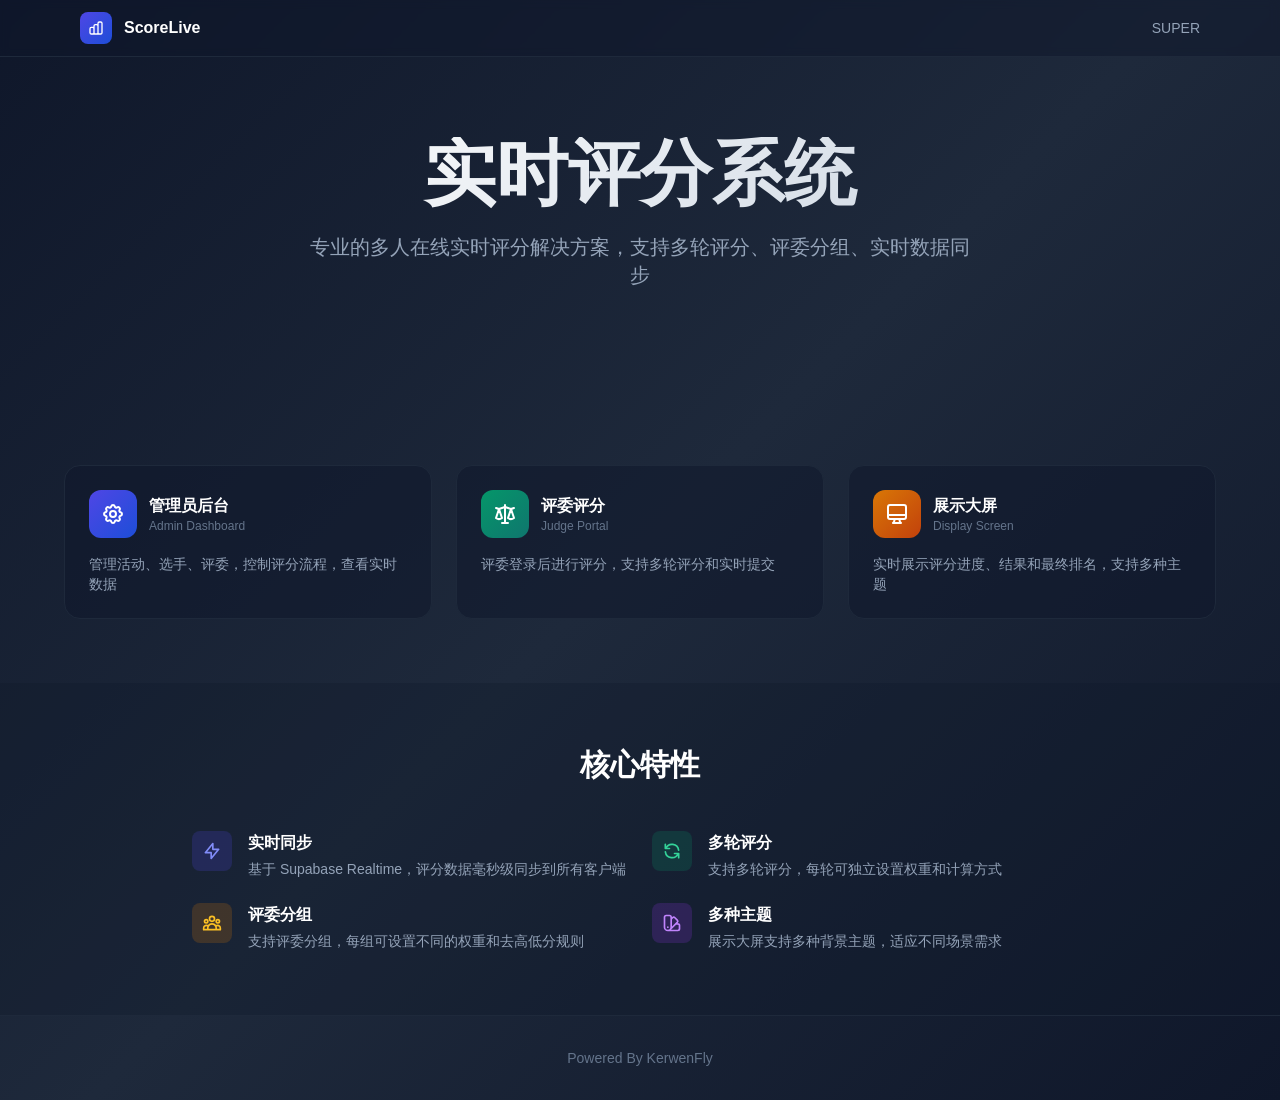
<file: index.html>
<!DOCTYPE html>
<html lang="zh-CN">
<head>
    <meta charset="UTF-8">
    <meta name="viewport" content="width=device-width, initial-scale=1.0">
    <title>ScoreLive - 实时评分系统</title>
    <script src="lib/supabase.min.js"></script>
    <script src="lib/tailwind.min.js"></script>
    <link rel="stylesheet" href="css/styles.css">
    <style>
        body {
            background: linear-gradient(135deg, #0f172a 0%, #1e293b 50%, #0f172a 100%);
            min-height: 100vh;
        }
        .gradient-text {
            background: linear-gradient(135deg, #fff 0%, #cbd5e1 100%);
            -webkit-background-clip: text;
            -webkit-text-fill-color: transparent;
            background-clip: text;
        }
        .card-hover:hover {
            transform: translateY(-4px);
            box-shadow: 0 20px 40px rgba(0, 0, 0, 0.3);
        }
        .particle {
            position: absolute;
            border-radius: 50%;
            background: rgba(255, 255, 255, 0.03);
            pointer-events: none;
        }
    </style>
</head>
<body>


    <!-- 导航栏 -->
    <nav class="relative z-10 bg-slate-900/50 backdrop-blur-sm border-b border-slate-800">
        <div class="max-w-6xl mx-auto px-4 py-3 flex items-center justify-between">
            <div class="flex items-center gap-3">
                <div class="w-8 h-8 bg-gradient-to-br from-indigo-600 to-blue-700 rounded-lg flex items-center justify-center">
                    <svg class="w-4 h-4 text-white" fill="none" stroke="currentColor" viewBox="0 0 24 24">
                        <path stroke-linecap="round" stroke-linejoin="round" stroke-width="2" d="M9 19v-6a2 2 0 00-2-2H5a2 2 0 00-2 2v6a2 2 0 002 2h2a2 2 0 002-2zm0 0V9a2 2 0 012-2h2a2 2 0 012 2v10m-6 0a2 2 0 002 2h2a2 2 0 002-2m0 0V5a2 2 0 012-2h2a2 2 0 012 2v14a2 2 0 01-2 2h-2a2 2 0 01-2-2z"/>
                    </svg>
                </div>
                <span class="font-bold text-white">ScoreLive</span>
            </div>
            <div class="flex items-center gap-4">
                <a href="super.html" class="text-slate-400 hover:text-white text-sm transition-colors">SUPER</a>
            </div>
        </div>
    </nav>

    <!-- Hero 区域 -->
    <section class="relative z-10 text-center py-20 px-4">
        <div class="max-w-4xl mx-auto">
            <h1 class="text-5xl md:text-7xl font-black gradient-text mb-6 leading-tight">
                实时评分系统
            </h1>
            <p class="text-xl text-slate-400 mb-8 max-w-2xl mx-auto">
                专业的多人在线实时评分解决方案，支持多轮评分、评委分组、实时数据同步
            </p>

        </div>
    </section>

    <!-- 功能卡片 -->
    <section class="relative z-10 py-16 px-4">
        <div class="max-w-6xl mx-auto">
            <div class="grid md:grid-cols-2 lg:grid-cols-3 gap-6">
                <!-- 管理员 -->
                <a href="admin.html" class="card bg-slate-900/50 border-slate-800 hover:border-indigo-500/50 card-hover transition-all">
                    <div class="card-header">
                        <div class="w-12 h-12 rounded-xl bg-gradient-to-br from-indigo-600 to-blue-700 flex items-center justify-center">
                            <svg class="w-6 h-6 text-white" fill="none" stroke="currentColor" viewBox="0 0 24 24">
                                <path stroke-linecap="round" stroke-linejoin="round" stroke-width="2" d="M10.325 4.317c.426-1.756 2.924-1.756 3.35 0a1.724 1.724 0 002.573 1.066c1.543-.94 3.31.826 2.37 2.37a1.724 1.724 0 001.065 2.572c1.756.426 1.756 2.924 0 3.35a1.724 1.724 0 00-1.066 2.573c.94 1.543-.826 3.31-2.37 2.37a1.724 1.724 0 00-2.572 1.065c-.426 1.756-2.924 1.756-3.35 0a1.724 1.724 0 00-2.573-1.066c-1.543.94-3.31-.826-2.37-2.37a1.724 1.724 0 00-1.065-2.572c-1.756-.426-1.756-2.924 0-3.35a1.724 1.724 0 001.066-2.573c-.94-1.543.826-3.31 2.37-2.37.996.608 2.296.07 2.572-1.065z"/>
                                <path stroke-linecap="round" stroke-linejoin="round" stroke-width="2" d="M15 12a3 3 0 11-6 0 3 3 0 016 0z"/>
                            </svg>
                        </div>
                        <div>
                            <h3 class="font-semibold text-white">管理员后台</h3>
                            <p class="text-xs text-slate-500">Admin Dashboard</p>
                        </div>
                    </div>
                    <p class="text-sm text-slate-400">
                        管理活动、选手、评委，控制评分流程，查看实时数据
                    </p>
                </a>

                <!-- 评委 -->
                <a href="judge.html" class="card bg-slate-900/50 border-slate-800 hover:border-emerald-500/50 card-hover transition-all">
                    <div class="card-header">
                        <div class="w-12 h-12 rounded-xl bg-gradient-to-br from-emerald-600 to-teal-700 flex items-center justify-center">
                            <svg class="w-6 h-6 text-white" fill="none" stroke="currentColor" viewBox="0 0 24 24">
                                <path stroke-linecap="round" stroke-linejoin="round" stroke-width="2" d="M3 6l3 1m0 0l-3 9a5.002 5.002 0 006.001 0M6 7l3 9M6 7l6-2m6 2l3-1m-3 1l-3 9a5.002 5.002 0 006.001 0M18 7l3 9m-3-9l-6-2m0-2v2m0 16V5m0 16H9m3 0h3"/>
                            </svg>
                        </div>
                        <div>
                            <h3 class="font-semibold text-white">评委评分</h3>
                            <p class="text-xs text-slate-500">Judge Portal</p>
                        </div>
                    </div>
                    <p class="text-sm text-slate-400">
                        评委登录后进行评分，支持多轮评分和实时提交
                    </p>
                </a>

                <!-- 展示大屏 -->
                <a href="display.html" class="card bg-slate-900/50 border-slate-800 hover:border-amber-500/50 card-hover transition-all">
                    <div class="card-header">
                        <div class="w-12 h-12 rounded-xl bg-gradient-to-br from-amber-600 to-orange-700 flex items-center justify-center">
                            <svg class="w-6 h-6 text-white" fill="none" stroke="currentColor" viewBox="0 0 24 24">
                                <path stroke-linecap="round" stroke-linejoin="round" stroke-width="2" d="M9.75 17L9 20l-1 1h8l-1-1-.75-3M3 13h18M5 17h14a2 2 0 002-2V5a2 2 0 00-2-2H5a2 2 0 00-2 2v10a2 2 0 002 2z"/>
                            </svg>
                        </div>
                        <div>
                            <h3 class="font-semibold text-white">展示大屏</h3>
                            <p class="text-xs text-slate-500">Display Screen</p>
                        </div>
                    </div>
                    <p class="text-sm text-slate-400">
                        实时展示评分进度、结果和最终排名，支持多种主题
                    </p>
                </a>
            </div>
        </div>
    </section>

    <!-- 特性列表 -->
    <section class="relative z-10 py-16 px-4 bg-slate-900/30">
        <div class="max-w-4xl mx-auto">
            <h2 class="text-3xl font-bold text-white text-center mb-12">核心特性</h2>
            <div class="grid md:grid-cols-2 gap-6">
                <div class="flex gap-4">
                    <div class="w-10 h-10 rounded-lg bg-indigo-600/20 flex items-center justify-center flex-shrink-0">
                        <svg class="w-5 h-5 text-indigo-400" fill="none" stroke="currentColor" viewBox="0 0 24 24">
                            <path stroke-linecap="round" stroke-linejoin="round" stroke-width="2" d="M13 10V3L4 14h7v7l9-11h-7z"/>
                        </svg>
                    </div>
                    <div>
                        <h3 class="font-semibold text-white mb-1">实时同步</h3>
                        <p class="text-sm text-slate-400">基于 Supabase Realtime，评分数据毫秒级同步到所有客户端</p>
                    </div>
                </div>
                <div class="flex gap-4">
                    <div class="w-10 h-10 rounded-lg bg-emerald-600/20 flex items-center justify-center flex-shrink-0">
                        <svg class="w-5 h-5 text-emerald-400" fill="none" stroke="currentColor" viewBox="0 0 24 24">
                            <path stroke-linecap="round" stroke-linejoin="round" stroke-width="2" d="M4 4v5h.582m15.356 2A8.001 8.001 0 004.582 9m0 0H9m11 11v-5h-.581m0 0a8.003 8.003 0 01-15.357-2m15.357 2H15"/>
                        </svg>
                    </div>
                    <div>
                        <h3 class="font-semibold text-white mb-1">多轮评分</h3>
                        <p class="text-sm text-slate-400">支持多轮评分，每轮可独立设置权重和计算方式</p>
                    </div>
                </div>
                <div class="flex gap-4">
                    <div class="w-10 h-10 rounded-lg bg-amber-600/20 flex items-center justify-center flex-shrink-0">
                        <svg class="w-5 h-5 text-amber-400" fill="none" stroke="currentColor" viewBox="0 0 24 24">
                            <path stroke-linecap="round" stroke-linejoin="round" stroke-width="2" d="M17 20h5v-2a3 3 0 00-5.356-1.857M17 20H7m10 0v-2c0-.656-.126-1.283-.356-1.857M7 20H2v-2a3 3 0 015.356-1.857M7 20v-2c0-.656.126-1.283.356-1.857m0 0a5.002 5.002 0 019.288 0M15 7a3 3 0 11-6 0 3 3 0 016 0zm6 3a2 2 0 11-4 0 2 2 0 014 0zM7 10a2 2 0 11-4 0 2 2 0 014 0z"/>
                        </svg>
                    </div>
                    <div>
                        <h3 class="font-semibold text-white mb-1">评委分组</h3>
                        <p class="text-sm text-slate-400">支持评委分组，每组可设置不同的权重和去高低分规则</p>
                    </div>
                </div>
                <div class="flex gap-4">
                    <div class="w-10 h-10 rounded-lg bg-purple-600/20 flex items-center justify-center flex-shrink-0">
                        <svg class="w-5 h-5 text-purple-400" fill="none" stroke="currentColor" viewBox="0 0 24 24">
                            <path stroke-linecap="round" stroke-linejoin="round" stroke-width="2" d="M7 21a4 4 0 01-4-4V5a2 2 0 012-2h4a2 2 0 012 2v12a4 4 0 01-4 4zm0 0h12a2 2 0 002-2v-4a2 2 0 00-2-2h-2.343M11 7.343l1.657-1.657a2 2 0 012.828 0l2.829 2.829a2 2 0 010 2.828l-8.486 8.485M7 17h.01"/>
                        </svg>
                    </div>
                    <div>
                        <h3 class="font-semibold text-white mb-1">多种主题</h3>
                        <p class="text-sm text-slate-400">展示大屏支持多种背景主题，适应不同场景需求</p>
                    </div>
                </div>
            </div>
        </div>
    </section>

    <!-- 页脚 -->
    <footer class="relative z-10 border-t border-slate-800 py-8 px-4">
        <div class="max-w-6xl mx-auto text-center">
            <p class="text-slate-500 text-sm">
                Powered By KerwenFly
            </p>
        </div>
    </footer>

    <script src="js/supabase-client.js"></script>
    <script>
        // 创建背景粒子
        function createParticles() {
            const container = document.getElementById('particles');
            const particleCount = 6;
            
            for (let i = 0; i < particleCount; i++) {
                const particle = document.createElement('div');
                particle.className = 'particle';
                const size = 150 + i * 80;
                particle.style.width = `${size}px`;
                particle.style.height = `${size}px`;
                particle.style.left = `${10 + i * 15}%`;
                particle.style.top = `${5 + i * 12}%`;
                particle.style.animation = `float ${4 + i}s ease-in-out infinite`;
                particle.style.animationDelay = `${i * 0.8}s`;
                container.appendChild(particle);
            }
        }

        // 页面加载完成后初始化
        document.addEventListener('DOMContentLoaded', () => {
            createParticles();
        });
    </script>
</body>
</html>
</file>
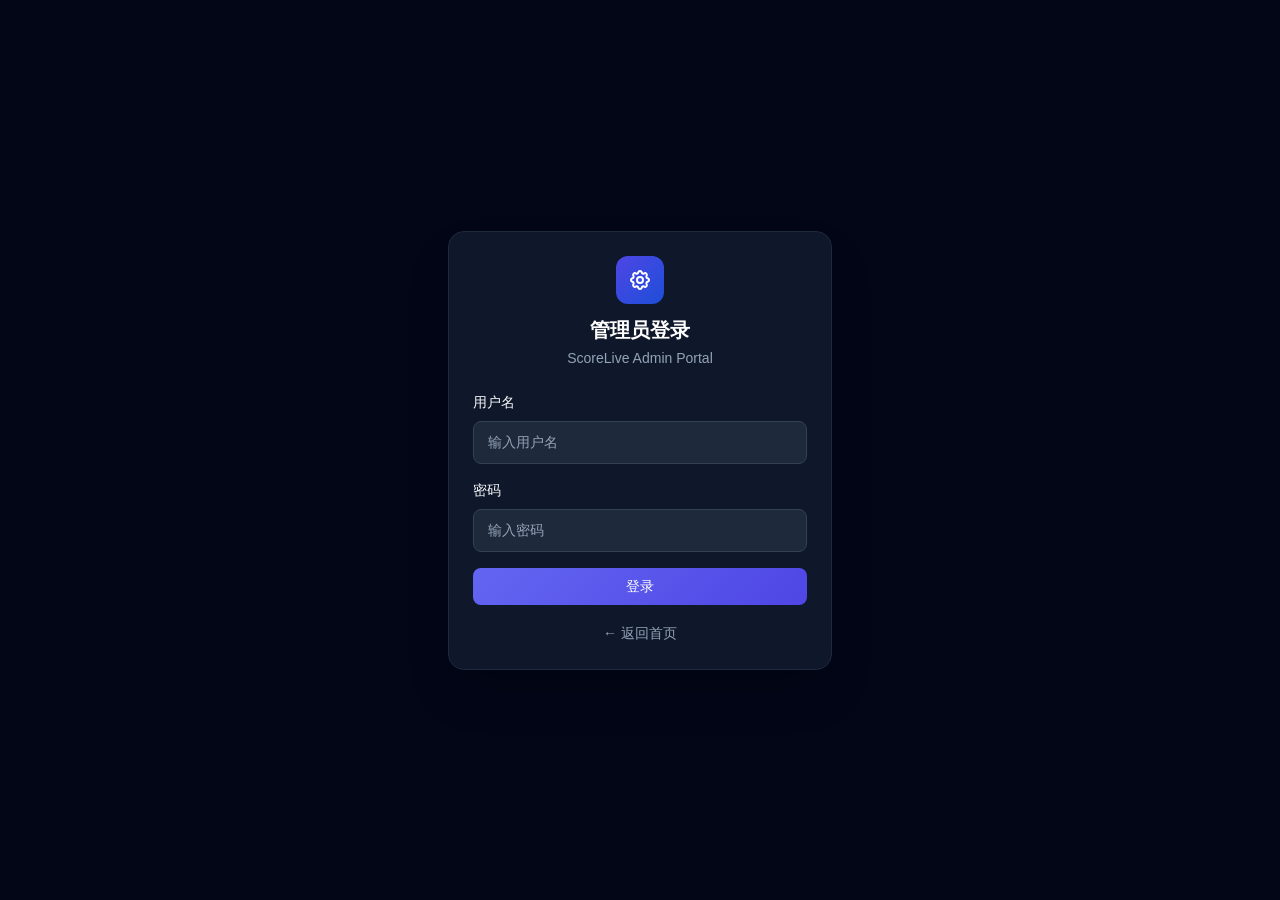
<file: admin.html>
<!DOCTYPE html>
<html lang="zh-CN">
<head>
    <meta charset="UTF-8">
    <meta name="viewport" content="width=device-width, initial-scale=1.0">
    <title>管理员后台 - ScoreLive</title>
    <script src="lib/supabase.min.js"></script>
    <script src="lib/tailwind.min.js"></script>
    <script src="lib/xlsx.full.min.js"></script>
    <link rel="stylesheet" href="css/styles.css">
    <style>
        .data-table {
            width: 100%;
            border-collapse: collapse;
        }
        .data-table th,
        .data-table td {
            padding: 0.75rem 1rem;
            text-align: left;
            border-bottom: 1px solid rgba(30, 41, 59, 0.5);
        }
        .data-table th {
            background: rgba(30, 41, 59, 0.5);
            font-weight: 600;
            color: #94a3b8;
            font-size: 0.75rem;
            text-transform: uppercase;
            letter-spacing: 0.05em;
            position: sticky;
            top: 0;
        }
        .data-table td {
            color: #e2e8f0;
        }
        .data-table tbody tr:hover {
            background: rgba(30, 41, 59, 0.3);
        }
        .data-table .rank-1 { color: #fbbf24; font-weight: 700; }
        .data-table .rank-2 { color: #9ca3af; font-weight: 700; }
        .data-table .rank-3 { color: #d97706; font-weight: 700; }
        .data-table .score-cell {
            font-family: 'Monaco', 'Consolas', monospace;
            font-weight: 600;
        }
    </style>
</head>
<body class="min-h-screen bg-slate-950">
    <!-- Toast 容器 -->
    <div id="toastContainer" class="toast-container"></div>

    <!-- 登录区域 -->
    <div id="loginSection" class="min-h-screen flex items-center justify-center p-4">
        <div class="w-full max-w-sm">
            <div class="bg-slate-900 border border-slate-800 rounded-2xl p-6 shadow-2xl">
                <div class="text-center mb-6">
                    <div class="w-12 h-12 bg-gradient-to-br from-indigo-600 to-blue-700 rounded-xl flex items-center justify-center mx-auto mb-3">
                        <svg class="w-6 h-6 text-white" fill="none" stroke="currentColor" viewBox="0 0 24 24">
                            <path stroke-linecap="round" stroke-linejoin="round" stroke-width="2" d="M10.325 4.317c.426-1.756 2.924-1.756 3.35 0a1.724 1.724 0 002.573 1.066c1.543-.94 3.31.826 2.37 2.37a1.724 1.724 0 001.065 2.572c1.756.426 1.756 2.924 0 3.35a1.724 1.724 0 00-1.066 2.573c.94 1.543-.826 3.31-2.37 2.37a1.724 1.724 0 00-2.572 1.065c-.426 1.756-2.924 1.756-3.35 0a1.724 1.724 0 00-2.573-1.066c-1.543.94-3.31-.826-2.37-2.37a1.724 1.724 0 00-1.065-2.572c-1.756-.426-1.756-2.924 0-3.35a1.724 1.724 0 001.066-2.573c-.94-1.543.826-3.31 2.37-2.37.996.608 2.296.07 2.572-1.065z"/>
                            <path stroke-linecap="round" stroke-linejoin="round" stroke-width="2" d="M15 12a3 3 0 11-6 0 3 3 0 016 0z"/>
                        </svg>
                    </div>
                    <h1 class="text-xl font-bold text-white">管理员登录</h1>
                    <p class="text-sm text-slate-400 mt-1">ScoreLive Admin Portal</p>
                </div>

                <form id="loginForm" class="space-y-4">
                    <div>
                        <label class="form-label">用户名</label>
                        <input type="text" id="username" class="form-input" placeholder="输入用户名" required>
                    </div>
                    <div>
                        <label class="form-label">密码</label>
                        <input type="password" id="password" class="form-input" placeholder="输入密码" required>
                    </div>
                    <button type="submit" class="btn btn-primary w-full">
                        登录
                    </button>
                </form>

                <div class="mt-4 text-center">
                    <a href="index.html" class="text-sm text-slate-400 hover:text-white transition-colors">
                        ← 返回首页
                    </a>
                </div>
            </div>
        </div>
    </div>

    <!-- 管理面板 -->
    <div id="adminSection" class="hidden flex flex-col min-h-screen">
        <!-- 导航栏 -->
        <nav class="bg-slate-900 border-b border-slate-800 px-4 md:px-6 py-3 flex items-center justify-between gap-4 flex-wrap">
            <a href="index.html" class="flex items-center gap-3 cursor-pointer">
                <div class="w-8 h-8 bg-gradient-to-br from-indigo-600 to-blue-700 rounded-lg flex items-center justify-center">
                    <svg class="w-4 h-4 text-white" fill="none" stroke="currentColor" viewBox="0 0 24 24">
                        <path stroke-linecap="round" stroke-linejoin="round" stroke-width="2" d="M10.325 4.317c.426-1.756 2.924-1.756 3.35 0a1.724 1.724 0 002.573 1.066c1.543-.94 3.31.826 2.37 2.37a1.724 1.724 0 001.065 2.572c1.756.426 1.756 2.924 0 3.35a1.724 1.724 0 00-1.066 2.573c.94 1.543-.826 3.31-2.37 2.37a1.724 1.724 0 00-2.572 1.065c-.426 1.756-2.924 1.756-3.35 0a1.724 1.724 0 00-2.573-1.066c-1.543.94-3.31-.826-2.37-2.37a1.724 1.724 0 00-1.065-2.572c-1.756-.426-1.756-2.924 0-3.35a1.724 1.724 0 001.066-2.573c-.94-1.543.826-3.31 2.37-2.37.996.608 2.296.07 2.572-1.065z"/>
                        <path stroke-linecap="round" stroke-linejoin="round" stroke-width="2" d="M15 12a3 3 0 11-6 0 3 3 0 016 0z"/>
                    </svg>
                </div>
                <span class="font-bold text-white">ScoreLive</span>
                <span class="hidden sm:block text-slate-500">•</span>
                <span class="hidden sm:block text-slate-400 text-sm">Admin: <span id="adminUsername"></span></span>
            </a>

            <!-- 活动选择器 -->
            <div class="relative">
                <button id="eventDropdownBtn" class="flex items-center gap-2 bg-slate-800 hover:bg-slate-700 border border-slate-700 rounded-lg px-3 py-1.5 text-sm text-white transition-colors min-w-[180px]">
                    <span id="currentEventName" class="flex-1 text-left truncate">选择活动</span>
                    <span id="currentEventStatus" class="text-xs px-1.5 py-0.5 rounded-full bg-slate-600 text-slate-300"></span>
                    <svg class="w-3.5 h-3.5 text-slate-400 shrink-0" fill="none" stroke="currentColor" viewBox="0 0 24 24">
                        <path stroke-linecap="round" stroke-linejoin="round" stroke-width="2" d="M19 9l-7 7-7-7"/>
                    </svg>
                </button>
                <div id="eventDropdown" class="hidden absolute top-full mt-1 right-0 bg-slate-800 border border-slate-700 rounded-xl shadow-xl z-50 min-w-[220px] overflow-hidden">
                    <div id="eventList"></div>
                    <button id="manageEventsBtn" class="w-full flex items-center gap-1.5 px-3 py-2.5 text-sm text-indigo-400 hover:bg-slate-700 transition-colors border-t border-slate-700">
                        <svg class="w-3.5 h-3.5" fill="none" stroke="currentColor" viewBox="0 0 24 24">
                            <path stroke-linecap="round" stroke-linejoin="round" stroke-width="2" d="M12 4v16m8-8H4"/>
                        </svg>
                        管理活动
                    </button>
                </div>
            </div>

            <button id="logoutBtn" class="flex items-center gap-1.5 text-slate-400 hover:text-white text-sm transition-colors">
                <svg class="w-4 h-4" fill="none" stroke="currentColor" viewBox="0 0 24 24">
                    <path stroke-linecap="round" stroke-linejoin="round" stroke-width="2" d="M17 16l4-4m0 0l-4-4m4 4H7m6 4v1a3 3 0 01-3 3H6a3 3 0 01-3-3V7a3 3 0 013-3h4a3 3 0 013 3v1"/>
                </svg>
                <span class="hidden sm:block">退出</span>
            </button>
        </nav>

        <!-- 标签页 -->
        <div class="bg-slate-900 border-b border-slate-800">
            <div class="scrollable-menu flex px-4 md:px-6 gap-1" id="primaryMenu">
                <button class="tab active" data-tab="control">控制面板</button>
                <button class="tab" data-tab="settings">设置</button>
                <button class="tab" data-tab="data">数据管理</button>
            </div>
            <!-- 设置子标签页 -->
            <div id="settingsSubTabs" class="hidden border-t border-slate-800">
                <div class="scrollable-menu flex px-4 md:px-6 gap-1" id="secondaryMenu">
                    <button class="settings-tab active" data-settings-tab="contestants">选手管理</button>
                    <button class="settings-tab" data-settings-tab="judges">评委管理</button>
                    <button class="settings-tab" data-settings-tab="rounds">评分轮次</button>
                    <button class="settings-tab" data-settings-tab="theme">主题</button>
                    <button class="settings-tab" data-settings-tab="basic">基础设置</button>
                </div>
            </div>
        </div>

        <!-- 内容区域 -->
        <div class="flex-1 overflow-auto">
            <!-- 控制面板 -->
            <div id="controlTab" class="p-4 md:p-6 max-w-7xl mx-auto">
                <div class="grid lg:grid-cols-3 gap-4">
                    <!-- 左侧：选手列表 -->
                    <div class="lg:col-span-1">
                        <div class="new-card">
                            <div class="new-card-header">
                                <h3 class="new-card-title">选手列表</h3>
                                <p class="new-card-subtitle">点击设置当前选手</p>
                            </div>
                            <div id="contestantListControl" class="new-card-body divide-y" style="border-top: 1px solid rgba(30, 41, 59, 0.5);">
                                <p class="text-slate-500 text-center py-4">请先选择活动</p>
                            </div>
                        </div>
                    </div>

                    <!-- 右侧：控制面板 -->
                    <div class="lg:col-span-2 space-y-4">
                        <!-- 当前选手预览 -->
                        <div id="currentContestantPreview" class="current-contestant-preview">
                            <div class="current-contestant-avatar" id="currentContestantAvatar">
                                <svg class="w-8 h-8 text-slate-500" fill="none" stroke="currentColor" viewBox="0 0 24 24">
                                    <path stroke-linecap="round" stroke-linejoin="round" stroke-width="2" d="M20 21v-2a4 4 0 00-4-4H8a4 4 0 00-4 4v2M12 11a4 4 0 100-8 4 4 0 000 8z"/>
                                </svg>
                            </div>
                            <div class="flex-1 min-w-0">
                                <div class="current-contestant-label">当前选手</div>
                                <div class="current-contestant-name" id="currentContestantName">未选择</div>
                                <div class="current-contestant-detail" id="currentContestantDetail"></div>
                            </div>
                            <div class="current-round-info">
                                <div class="current-round-label">当前轮次</div>
                                <div class="current-round-name" id="currentRoundName">-</div>
                            </div>
                        </div>

                        <!-- 显示模式 -->
                        <div class="new-card" style="padding: 1rem;">
                            <h3 class="new-card-title mb-3">显示模式</h3>
                            <div class="display-mode-grid">
                                <button class="display-mode-btn waiting" data-mode="waiting" onclick="setDisplayMode('waiting')">
                                    <svg xmlns="http://www.w3.org/2000/svg" width="20" height="20" viewBox="0 0 24 24" fill="none" stroke="currentColor" stroke-width="2" stroke-linecap="round" stroke-linejoin="round">
                                        <circle cx="12" cy="12" r="10"></circle>
                                        <polyline points="12 6 12 12 16 14"></polyline>
                                    </svg>
                                    <span>等待中</span>
                                </button>
                                <button class="display-mode-btn scoring" data-mode="scoring" onclick="setDisplayMode('scoring')">
                                    <svg xmlns="http://www.w3.org/2000/svg" width="20" height="20" viewBox="0 0 24 24" fill="none" stroke="currentColor" stroke-width="2" stroke-linecap="round" stroke-linejoin="round">
                                        <path d="M12 20V10"></path>
                                        <path d="M18 20V4"></path>
                                        <path d="M6 20v-4"></path>
                                    </svg>
                                    <span>评分中</span>
                                </button>
                                <button class="display-mode-btn result" data-mode="result" onclick="setDisplayMode('result')">
                                    <svg xmlns="http://www.w3.org/2000/svg" width="20" height="20" viewBox="0 0 24 24" fill="none" stroke="currentColor" stroke-width="2" stroke-linecap="round" stroke-linejoin="round">
                                        <path d="M22 11.08V12a10 10 0 1 1-5.93-9.14"></path>
                                        <polyline points="22 4 12 14.01 9 11.01"></polyline>
                                    </svg>
                                    <span>轮次结果</span>
                                </button>
                                <button class="display-mode-btn round-ranking" data-mode="round_ranking" onclick="setDisplayMode('round_ranking')">
                                    <svg xmlns="http://www.w3.org/2000/svg" width="20" height="20" viewBox="0 0 24 24" fill="none" stroke="currentColor" stroke-width="2" stroke-linecap="round" stroke-linejoin="round">
                                        <path d="M12 20V10"></path>
                                        <path d="M18 20V4"></path>
                                        <path d="M6 20v-4"></path>
                                    </svg>
                                    <span>轮次排名</span>
                                </button>
                                <button class="display-mode-btn contestant-final" data-mode="contestant_final" onclick="setDisplayMode('contestant_final')">
                                    <svg xmlns="http://www.w3.org/2000/svg" width="20" height="20" viewBox="0 0 24 24" fill="none" stroke="currentColor" stroke-width="2" stroke-linecap="round" stroke-linejoin="round">
                                        <circle cx="12" cy="8" r="5"></circle>
                                        <path d="M20 21a8 8 0 0 0-16 0"></path>
                                        <circle cx="12" cy="8" r="2" fill="currentColor"></circle>
                                    </svg>
                                    <span>最终结果</span>
                                </button>
                                <button class="display-mode-btn final" data-mode="final" onclick="setDisplayMode('final')">
                                    <svg xmlns="http://www.w3.org/2000/svg" width="20" height="20" viewBox="0 0 24 24" fill="none" stroke="currentColor" stroke-width="2" stroke-linecap="round" stroke-linejoin="round">
                                        <polygon points="12 2 15.09 8.26 22 9.27 17 14.14 18.18 21.02 12 17.77 5.82 21.02 7 14.14 2 9.27 8.91 8.26 12 2"></polygon>
                                    </svg>
                                    <span>最终排名</span>
                                </button>
                            </div>
                        </div>

                        <!-- 轮次选择器 -->
                        <div class="new-card" style="padding: 1rem;">
                            <h3 class="new-card-title mb-3">当前轮次</h3>
                            <div id="roundListControl" class="round-selector">
                                <p class="text-slate-500 text-center py-4">请先选择活动</p>
                            </div>
                        </div>

                        <!-- 锁定和重置 -->
                        <div class="control-actions">
                            <button id="lockBtn" class="lock-btn unlocked">
                                <svg id="lockIcon" xmlns="http://www.w3.org/2000/svg" width="16" height="16" viewBox="0 0 24 24" fill="none" stroke="currentColor" stroke-width="2" stroke-linecap="round" stroke-linejoin="round"><rect x="3" y="11" width="18" height="11" rx="2" ry="2"></rect><path d="M7 11V7a5 5 0 0 1 10 0v4"></path></svg>
                                <span id="lockBtnText">评分已开放</span>
                            </button>
                            <button id="resetScoresBtn" class="reset-btn">
                                <svg xmlns="http://www.w3.org/2000/svg" width="16" height="16" viewBox="0 0 24 24" fill="none" stroke="currentColor" stroke-width="2" stroke-linecap="round" stroke-linejoin="round">
                                    <polyline points="1 4 1 10 7 10"></polyline>
                                    <path d="M3.51 15a9 9 0 1 0 2.13-9.36L1 10"></path>
                                </svg>
                                重置轮次评分
                            </button>
                        </div>

                        <!-- 评分进度 -->
                        <div id="scoreProgressSection" class="score-progress-card">
                            <h3 class="score-progress-title" id="scoreProgressTitle">评分进度</h3>
                            <div class="score-progress-bar-container">
                                <div class="score-progress-bar">
                                    <div class="score-progress-fill" id="scoreProgressFill" style="width: 0%;"></div>
                                </div>
                                <span class="score-progress-text" id="scoreProgressText">0/0</span>
                            </div>
                            <div class="judge-scores-grid" id="judgeScoresGrid">
                            </div>
                        </div>
                    </div>
                </div>
            </div>

            <!-- 设置面板 -->
            <div id="settingsTab" class="hidden p-4 md:p-6 max-w-7xl mx-auto">
                <!-- 选手管理标签页 -->
                <div id="settingsContestantsTab" class="settings-content">
                    <div class="new-card">
                        <div class="new-card-header">
                            <div class="flex items-center justify-between w-full">
                                <div>
                                    <h3 class="new-card-title">选手管理</h3>
                                    <p class="new-card-subtitle">管理参赛选手信息</p>
                                </div>
                                <div class="flex items-center gap-2">
                                    <button id="downloadContestantTemplateBtn" class="btn btn-secondary btn-sm" onclick="downloadContestantTemplate()">
                                        <svg class="w-3.5 h-3.5" fill="none" stroke="currentColor" viewBox="0 0 24 24">
                                            <path stroke-linecap="round" stroke-linejoin="round" stroke-width="2" d="M4 16v1a3 3 0 003 3h10a3 3 0 003-3v-1m-4-4l-4 4m0 0l-4-4m4 4V4"/>
                                        </svg>
                                        下载模板
                                    </button>
                                    <button id="importContestantBtn" class="btn btn-secondary btn-sm" onclick="document.getElementById('contestantFileInput').click()">
                                        <svg class="w-3.5 h-3.5" fill="none" stroke="currentColor" viewBox="0 0 24 24">
                                            <path stroke-linecap="round" stroke-linejoin="round" stroke-width="2" d="M4 16v1a3 3 0 003 3h10a3 3 0 003-3v-1m-4-8l-4-4m0 0L8 8m4-4v12"/>
                                        </svg>
                                        导入xlsx
                                    </button>
                                    <input type="file" id="contestantFileInput" accept=".xlsx,.xls" class="hidden" onchange="handleContestantImport(event)">
                                    <button id="addContestantBtn" class="btn btn-secondary btn-sm">
                                        <svg class="w-3.5 h-3.5" fill="none" stroke="currentColor" viewBox="0 0 24 24">
                                            <path stroke-linecap="round" stroke-linejoin="round" stroke-width="2" d="M12 4v16m8-8H4"/>
                                        </svg>
                                        添加
                                    </button>
                                </div>
                            </div>
                        </div>
                        <div id="contestantListSettings" class="new-card-body divide-y" style="border-top: 1px solid rgba(30, 41, 59, 0.5); max-height: calc(100vh - 280px); overflow-y: auto;">
                            <p class="text-slate-500 text-center py-4">请先选择活动</p>
                        </div>
                    </div>
                </div>

                <!-- 评委管理标签页 -->
                <div id="settingsJudgesTab" class="settings-content hidden">
                    <div class="grid md:grid-cols-2 gap-4">
                        <!-- 评委分组 -->
                        <div class="new-card">
                            <div class="new-card-header">
                                <div class="flex items-center justify-between w-full">
                                    <div>
                                        <h3 class="new-card-title">评委分组</h3>
                                        <p class="new-card-subtitle">对评委进行分组</p>
                                    </div>
                                    <button id="addGroupBtn" class="btn btn-secondary btn-sm">
                                        <svg class="w-3.5 h-3.5" fill="none" stroke="currentColor" viewBox="0 0 24 24">
                                            <path stroke-linecap="round" stroke-linejoin="round" stroke-width="2" d="M12 4v16m8-8H4"/>
                                        </svg>
                                        添加
                                    </button>
                                </div>
                            </div>
                            <div id="groupList" class="new-card-body divide-y" style="border-top: 1px solid rgba(30, 41, 59, 0.5); max-height: calc(100vh - 320px); overflow-y: auto;">
                                <p class="text-slate-500 text-center py-4">请先选择活动</p>
                            </div>
                        </div>

                        <!-- 评委管理 -->
                        <div class="new-card">
                            <div class="new-card-header">
                                <div class="flex items-center justify-between w-full">
                                    <div>
                                        <h3 class="new-card-title">评委管理</h3>
                                        <p class="new-card-subtitle">管理评委账户</p>
                                    </div>
                                    <div class="flex items-center gap-2">
                                    <button id="downloadJudgeTemplateBtn" class="btn btn-secondary btn-sm" onclick="downloadJudgeTemplate()">
                                        <svg class="w-3.5 h-3.5" fill="none" stroke="currentColor" viewBox="0 0 24 24">
                                            <path stroke-linecap="round" stroke-linejoin="round" stroke-width="2" d="M4 16v1a3 3 0 003 3h10a3 3 0 003-3v-1m-4-4l-4 4m0 0l-4-4m4 4V4"/>
                                        </svg>
                                        下载模板
                                    </button>
                                    <button id="importJudgeBtn" class="btn btn-secondary btn-sm" onclick="document.getElementById('judgeFileInput').click()">
                                        <svg class="w-3.5 h-3.5" fill="none" stroke="currentColor" viewBox="0 0 24 24">
                                            <path stroke-linecap="round" stroke-linejoin="round" stroke-width="2" d="M4 16v1a3 3 0 003 3h10a3 3 0 003-3v-1m-4-8l-4-4m0 0L8 8m4-4v12"/>
                                        </svg>
                                        导入xlsx
                                    </button>
                                    <input type="file" id="judgeFileInput" accept=".xlsx,.xls" class="hidden" onchange="handleJudgeImport(event)">
                                    <button id="addJudgeBtn" class="btn btn-secondary btn-sm">
                                        <svg class="w-3.5 h-3.5" fill="none" stroke="currentColor" viewBox="0 0 24 24">
                                            <path stroke-linecap="round" stroke-linejoin="round" stroke-width="2" d="M12 4v16m8-8H4"/>
                                        </svg>
                                        添加
                                    </button>
                                </div>
                                </div>
                            </div>
                            <div id="judgeList" class="new-card-body divide-y" style="border-top: 1px solid rgba(30, 41, 59, 0.5); max-height: calc(100vh - 320px); overflow-y: auto;">
                                <p class="text-slate-500 text-center py-4">请先选择活动</p>
                            </div>
                        </div>
                    </div>
                </div>

                <!-- 评分轮次标签页 -->
                <div id="settingsRoundsTab" class="settings-content hidden">
                    <div class="new-card">
                        <div class="new-card-header">
                            <div class="flex items-center justify-between w-full">
                                <div>
                                    <h3 class="new-card-title">评分轮次</h3>
                                    <p class="new-card-subtitle">配置评分轮次规则</p>
                                </div>
                                <button id="addRoundBtn" class="btn btn-secondary btn-sm">
                                    <svg class="w-3.5 h-3.5" fill="none" stroke="currentColor" viewBox="0 0 24 24">
                                        <path stroke-linecap="round" stroke-linejoin="round" stroke-width="2" d="M12 4v16m8-8H4"/>
                                    </svg>
                                    添加
                                </button>
                            </div>
                        </div>
                        <div id="roundListSettings" class="new-card-body divide-y" style="border-top: 1px solid rgba(30, 41, 59, 0.5); max-height: calc(100vh - 280px); overflow-y: auto;">
                            <p class="text-slate-500 text-center py-4">请先选择活动</p>
                        </div>
                    </div>
                </div>

                <!-- 主题标签页 -->
                <div id="settingsThemeTab" class="settings-content hidden">
                    <div class="new-card">
                        <div class="new-card-header">
                            <h3 class="new-card-title">背景主题</h3>
                            <p class="new-card-subtitle">选择您喜欢的背景</p>
                        </div>
                        <div class="new-card-body" style="border-top: 1px solid rgba(30, 41, 59, 0.5); padding: 1rem;">
                            <div id="themePreviewGrid" class="grid grid-cols-2 gap-3">
                            </div>
                            <button id="applyThemeBtn" class="btn btn-primary w-full mt-4">
                                应用主题
                            </button>
                        </div>
                    </div>
                </div>

                <!-- 基础设置标签页 -->
                <div id="settingsBasicTab" class="settings-content hidden">
                    <div class="new-card">
                        <div class="new-card-header">
                            <h3 class="new-card-title">基础设置</h3>
                            <p class="new-card-subtitle">配置系统基础参数</p>
                        </div>
                        <div class="new-card-body" style="border-top: 1px solid rgba(30, 41, 59, 0.5); padding: 1rem;">
                            <div class="space-y-4">
                                <div>
                                    <label class="form-label">评分分值设置</label>
                                    <div class="flex items-center gap-2 mt-2">
                                        <input type="number" id="maxScoreInput" class="form-input w-32" min="1" max="9999.99" step="0.01" value="100">
                                        <span class="text-slate-400 text-sm">分（满分）</span>
                                    </div>
                                    <p class="text-xs text-slate-500 mt-2">设置评分的满分分值，限定评委可以打出的最高分</p>
                                </div>
                                <div class="border-t border-slate-800 pt-4">
                                    <label class="form-label">评委显示方式</label>
                                    <div class="flex gap-3 mt-2">
                                        <label class="flex items-center gap-2 cursor-pointer">
                                            <input type="radio" name="judgeDisplayMode" value="number" class="form-radio" checked>
                                            <span class="text-white">显示评委编号</span>
                                        </label>
                                        <label class="flex items-center gap-2 cursor-pointer">
                                            <input type="radio" name="judgeDisplayMode" value="username" class="form-radio">
                                            <span class="text-white">显示评委用户名</span>
                                        </label>
                                    </div>
                                    <p class="text-xs text-slate-500 mt-2">选择在展示大屏和控制面板中如何显示评委信息</p>
                                </div>
                            </div>
                            <button id="applyBasicSettingsBtn" class="btn btn-primary w-full mt-4">
                                保存设置
                            </button>
                        </div>
                    </div>
                </div>
            </div>

            <!-- 数据管理标签页 -->
            <div id="dataTab" class="hidden p-4 md:p-6 max-w-7xl mx-auto">
                <div class="new-card">
                    <div class="new-card-header">
                        <div class="flex items-center justify-between w-full">
                            <div>
                                <h3 class="new-card-title">评分结果</h3>
                                <p class="new-card-subtitle">查看和导出评分数据</p>
                            </div>
                            <div class="flex items-center gap-2">
                                <select id="dataRoundSelect" class="form-select text-sm" onchange="loadDataResults()">
                                    <option value="all">全部轮次</option>
                                </select>
                                <button id="exportXlsxBtn" class="btn btn-primary btn-sm" onclick="exportToXlsx()">
                                    <svg class="w-4 h-4" fill="none" stroke="currentColor" viewBox="0 0 24 24">
                                        <path stroke-linecap="round" stroke-linejoin="round" stroke-width="2" d="M12 10v6m0 0l-3-3m3 3l3-3m2 8H7a2 2 0 01-2-2V5a2 2 0 012-2h5.586a1 1 0 01.707.293l5.414 5.414a1 1 0 01.293.707V19a2 2 0 01-2 2z"/>
                                    </svg>
                                    导出 Excel
                                </button>
                            </div>
                        </div>
                    </div>
                    <div class="new-card-body" style="border-top: 1px solid rgba(30, 41, 59, 0.5); padding: 0;">
                        <div class="overflow-x-auto">
                            <table class="data-table">
                                <thead>
                                    <tr>
                                        <th>排名</th>
                                        <th>编号</th>
                                        <th>选手姓名</th>
                                        <th>部门/单位</th>
                                        <th id="roundHeaders">评分</th>
                                        <th>最终得分</th>
                                    </tr>
                                </thead>
                                <tbody id="dataResultsBody">
                                    <tr>
                                        <td colspan="6" class="text-center text-slate-500 py-8">请先选择活动</td>
                                    </tr>
                                </tbody>
                            </table>
                        </div>
                    </div>
                </div>

                <!-- 评委评分明细 -->
                <div class="new-card mt-4">
                    <div class="new-card-header">
                        <div class="flex items-center justify-between w-full">
                            <div>
                                <h3 class="new-card-title">评委评分明细</h3>
                                <p class="new-card-subtitle">每个轮次每位评委的评分详情</p>
                            </div>
                            <div class="flex items-center gap-2">
                                <select id="judgeDetailRoundSelect" class="form-select text-sm" onchange="loadJudgeDetailResults()">
                                    <option value="all">全部轮次</option>
                                </select>
                                <button class="btn btn-primary btn-sm" onclick="exportJudgeDetailsXlsx()">
                                    <svg class="w-4 h-4" fill="none" stroke="currentColor" viewBox="0 0 24 24">
                                        <path stroke-linecap="round" stroke-linejoin="round" stroke-width="2" d="M12 10v6m0 0l-3-3m3 3l3-3m2 8H7a2 2 0 01-2-2V5a2 2 0 012-2h5.586a1 1 0 01.707.293l5.414 5.414a1 1 0 01.293.707V19a2 2 0 01-2 2z"/>
                                    </svg>
                                    导出Excel
                                </button>
                            </div>
                        </div>
                    </div>
                    <div class="new-card-body" style="border-top: 1px solid rgba(30, 41, 59, 0.5); padding: 0;">
                        <div class="overflow-x-auto">
                            <table class="data-table">
                                <thead>
                                    <tr id="judgeDetailHeader">
                                        <th>轮次</th>
                                        <th>编号</th>
                                        <th>选手姓名</th>
                                    </tr>
                                </thead>
                                <tbody id="judgeDetailBody">
                                    <tr>
                                        <td colspan="3" class="text-center text-slate-500 py-8">请先选择活动</td>
                                    </tr>
                                </tbody>
                            </table>
                        </div>
                    </div>
                </div>
            </div>
        </div>
    </div>

    <!-- 活动管理模态框 -->
    <div id="eventListModal" class="modal">
        <div class="modal-content max-w-2xl">
            <div class="modal-header">
                <h3 class="modal-title">活动管理</h3>
                <button class="modal-close" onclick="closeEventListModal()">
                    <svg class="w-5 h-5" fill="none" stroke="currentColor" viewBox="0 0 24 24">
                        <path stroke-linecap="round" stroke-linejoin="round" stroke-width="2" d="M6 18L18 6M6 6l12 12"/>
                    </svg>
                </button>
            </div>
            <div id="eventListContainer" class="space-y-2 max-h-96 overflow-y-auto my-4">
            </div>
            <div class="flex justify-between">
                <button onclick="openEventModal()" class="btn btn-primary">
                    <svg class="w-4 h-4" fill="none" stroke="currentColor" viewBox="0 0 24 24">
                        <path stroke-linecap="round" stroke-linejoin="round" stroke-width="2" d="M12 4v16m8-8H4"/>
                    </svg>
                    创建活动
                </button>
                <button onclick="closeEventListModal()" class="btn btn-secondary">关闭</button>
            </div>
        </div>
    </div>

    <!-- 活动编辑模态框 -->
    <div id="eventModal" class="modal">
        <div class="modal-content">
            <div class="modal-header">
                <h3 id="eventModalTitle" class="modal-title">创建活动</h3>
                <button class="modal-close" onclick="closeEventModal()">
                    <svg class="w-5 h-5" fill="none" stroke="currentColor" viewBox="0 0 24 24">
                        <path stroke-linecap="round" stroke-linejoin="round" stroke-width="2" d="M6 18L18 6M6 6l12 12"/>
                    </svg>
                </button>
            </div>
            <form id="eventForm" class="space-y-4">
                <input type="hidden" id="eventId">
                <div>
                    <label class="form-label">活动名称</label>
                    <input type="text" id="eventNameInput" class="form-input" required>
                </div>
                <div>
                    <label class="form-label">活动描述</label>
                    <textarea id="eventDescInput" class="form-input" rows="3"></textarea>
                </div>
                <div class="grid grid-cols-2 gap-4">
                    <div>
                        <label class="form-label">开始时间</label>
                        <input type="datetime-local" id="eventStartTime" class="form-input">
                    </div>
                    <div>
                        <label class="form-label">结束时间</label>
                        <input type="datetime-local" id="eventEndTime" class="form-input">
                    </div>
                </div>
                <div class="modal-footer">
                    <button type="button" onclick="closeEventModal()" class="btn btn-secondary">取消</button>
                    <button type="submit" class="btn btn-primary">保存</button>
                </div>
            </form>
        </div>
    </div>

    <!-- 复制活动模态框 -->
    <div id="copyEventModal" class="modal">
        <div class="modal-content">
            <div class="modal-header">
                <h3 class="modal-title">复制活动</h3>
                <button class="modal-close" onclick="closeCopyEventModal()">
                    <svg class="w-5 h-5" fill="none" stroke="currentColor" viewBox="0 0 24 24">
                        <path stroke-linecap="round" stroke-linejoin="round" stroke-width="2" d="M6 18L18 6M6 6l12 12"/>
                    </svg>
                </button>
            </div>
            <form id="copyEventForm" class="space-y-4">
                <input type="hidden" id="copyEventId">
                <div>
                    <label class="form-label">新活动名称</label>
                    <input type="text" id="copyEventName" class="form-input" required>
                </div>
                <div class="modal-footer">
                    <button type="button" onclick="closeCopyEventModal()" class="btn btn-secondary">取消</button>
                    <button type="submit" class="btn btn-primary">复制</button>
                </div>
            </form>
        </div>
    </div>

    <!-- 选手编辑模态框 -->
    <div id="contestantModal" class="modal">
        <div class="modal-content">
            <div class="modal-header">
                <h3 id="contestantModalTitle" class="modal-title">添加选手</h3>
                <button class="modal-close" onclick="closeContestantModal()">
                    <svg class="w-5 h-5" fill="none" stroke="currentColor" viewBox="0 0 24 24">
                        <path stroke-linecap="round" stroke-linejoin="round" stroke-width="2" d="M6 18L18 6M6 6l12 12"/>
                    </svg>
                </button>
            </div>
            <form id="contestantForm" class="space-y-4">
                <input type="hidden" id="contestantId">
                <div>
                    <label class="form-label">姓名</label>
                    <input type="text" id="contestantNameInput" class="form-input" required>
                </div>
                <div>
                    <label class="form-label">编号</label>
                    <input type="number" id="contestantNumberInput" class="form-input" min="1" required>
                </div>
                <div>
                    <label class="form-label">部门/单位</label>
                    <input type="text" id="contestantDept" class="form-input">
                </div>
                <div>
                    <label class="form-label">简介</label>
                    <textarea id="contestantDesc" class="form-input" rows="3"></textarea>
                </div>
                <div>
                    <label class="form-label">头像</label>
                    <input type="file" id="avatarInput" accept="image/*" class="form-input">
                    <div class="mt-2 flex items-center gap-3">
                        <div id="avatarPreview" class="w-20 h-20 rounded-full bg-slate-700 flex items-center justify-center overflow-hidden">
                            <svg class="w-8 h-8 text-slate-500" fill="none" stroke="currentColor" viewBox="0 0 24 24">
                                <path stroke-linecap="round" stroke-linejoin="round" stroke-width="2" d="M20 21v-2a4 4 0 00-4-4H8a4 4 0 00-4 4v2M12 11a4 4 0 100-8 4 4 0 000 8z"/>
                            </svg>
                        </div>
                        <button type="button" id="clearAvatarBtn" class="btn btn-secondary btn-sm hidden" onclick="clearAvatar()">
                            <svg class="w-3.5 h-3.5" fill="none" stroke="currentColor" viewBox="0 0 24 24">
                                <path stroke-linecap="round" stroke-linejoin="round" stroke-width="2" d="M19 7l-.867 12.142A2 2 0 0116.138 21H7.862a2 2 0 01-1.995-1.858L5 7m5 4v6m4-6v6m1-10V4a1 1 0 00-1-1h-4a1 1 0 00-1 1v3M4 7h16"/>
                            </svg>
                            清除头像
                        </button>
                    </div>
                    <input type="hidden" id="contestantAvatarUrl">
                </div>
                <div class="modal-footer">
                    <button type="button" onclick="closeContestantModal()" class="btn btn-secondary">取消</button>
                    <button type="submit" class="btn btn-primary">保存</button>
                </div>
            </form>
        </div>
    </div>

    <!-- 评委编辑模态框 -->
    <div id="judgeModal" class="modal">
        <div class="modal-content">
            <div class="modal-header">
                <h3 id="judgeModalTitle" class="modal-title">添加评委</h3>
                <button class="modal-close" onclick="closeJudgeModal()">
                    <svg class="w-5 h-5" fill="none" stroke="currentColor" viewBox="0 0 24 24">
                        <path stroke-linecap="round" stroke-linejoin="round" stroke-width="2" d="M6 18L18 6M6 6l12 12"/>
                    </svg>
                </button>
            </div>
            <form id="judgeForm" class="space-y-4">
                <input type="hidden" id="judgeId">
                <div>
                    <label class="form-label">用户名</label>
                    <input type="text" id="judgeUsernameInput" class="form-input" required>
                </div>
                <div>
                    <label class="form-label">密码</label>
                    <input type="password" id="judgePasswordInput" class="form-input">
                    <p class="text-xs text-slate-500 mt-1">编辑时留空则不修改密码</p>
                </div>
                <div>
                    <label class="form-label">评委编号</label>
                    <input type="number" id="judgeNumberInput" class="form-input" min="1" required>
                </div>
                <div>
                    <label class="form-label">评委分组</label>
                    <select id="judgeGroupSelect" class="form-select">
                        <option value="">请选择分组</option>
                    </select>
                </div>
                <div>
                    <label class="form-label">头像</label>
                    <input type="file" id="judgeAvatarInput" accept="image/*" class="form-input">
                    <div class="mt-2 flex items-center gap-3">
                        <div id="judgeAvatarPreview" class="w-20 h-20 rounded-full bg-slate-700 flex items-center justify-center overflow-hidden">
                            <svg class="w-8 h-8 text-slate-500" fill="none" stroke="currentColor" viewBox="0 0 24 24">
                                <path stroke-linecap="round" stroke-linejoin="round" stroke-width="2" d="M20 21v-2a4 4 0 00-4-4H8a4 4 0 00-4 4v2M12 11a4 4 0 100-8 4 4 0 000 8z"/>
                            </svg>
                        </div>
                        <button type="button" id="clearJudgeAvatarBtn" class="btn btn-secondary btn-sm hidden" onclick="clearJudgeAvatar()">
                            <svg class="w-3.5 h-3.5" fill="none" stroke="currentColor" viewBox="0 0 24 24">
                                <path stroke-linecap="round" stroke-linejoin="round" stroke-width="2" d="M19 7l-.867 12.142A2 2 0 0116.138 21H7.862a2 2 0 01-1.995-1.858L5 7m5 4v6m4-6v6m1-10V4a1 1 0 00-1-1h-4a1 1 0 00-1 1v3M4 7h16"/>
                            </svg>
                            清除头像
                        </button>
                    </div>
                    <input type="hidden" id="judgeAvatarUrl">
                </div>
                <div class="modal-footer">
                    <button type="button" onclick="closeJudgeModal()" class="btn btn-secondary">取消</button>
                    <button type="submit" class="btn btn-primary">保存</button>
                </div>
            </form>
        </div>
    </div>

    <!-- 分组编辑模态框 -->
    <div id="groupModal" class="modal">
        <div class="modal-content">
            <div class="modal-header">
                <h3 id="groupModalTitle" class="modal-title">添加分组</h3>
                <button class="modal-close" onclick="closeGroupModal()">
                    <svg class="w-5 h-5" fill="none" stroke="currentColor" viewBox="0 0 24 24">
                        <path stroke-linecap="round" stroke-linejoin="round" stroke-width="2" d="M6 18L18 6M6 6l12 12"/>
                    </svg>
                </button>
            </div>
            <form id="groupForm" class="space-y-4">
                <input type="hidden" id="groupId">
                <div>
                    <label class="form-label">分组名称</label>
                    <input type="text" id="groupNameInput" class="form-input" required>
                </div>
                <div class="modal-footer">
                    <button type="button" onclick="closeGroupModal()" class="btn btn-secondary">取消</button>
                    <button type="submit" class="btn btn-primary">保存</button>
                </div>
            </form>
        </div>
    </div>

    <!-- 轮次编辑模态框 -->
    <div id="roundModal" class="modal">
        <div class="modal-content">
            <div class="modal-header">
                <h3 id="roundModalTitle" class="modal-title">添加评分轮次</h3>
                <button class="modal-close" onclick="closeRoundModal()">
                    <svg class="w-5 h-5" fill="none" stroke="currentColor" viewBox="0 0 24 24">
                        <path stroke-linecap="round" stroke-linejoin="round" stroke-width="2" d="M6 18L18 6M6 6l12 12"/>
                    </svg>
                </button>
            </div>
            <form id="roundForm" class="space-y-4">
                <input type="hidden" id="roundId">
                <div>
                    <label class="form-label">轮次名称</label>
                    <input type="text" id="roundNameInput" class="form-input" required>
                </div>
                <div>
                    <label class="form-label">权重</label>
                    <input type="number" id="roundWeightInput" class="form-input" min="0" max="10" step="0.01" value="1.00">
                </div>
                <div>
                    <label class="form-label">计算方法</label>
                    <select id="roundMethodSelect" class="form-select" onchange="handleMethodChange()">
                        <option value="average">平均分</option>
                        <option value="trimmed_average">去高低分平均</option>
                    </select>
                </div>
                <div id="trimSettings" class="hidden">
                    <label class="form-label">分组设置</label>
                    <div id="groupTrimSettings" class="space-y-3"></div>
                </div>
                <div class="modal-footer">
                    <button type="button" onclick="closeRoundModal()" class="btn btn-secondary">取消</button>
                    <button type="submit" class="btn btn-primary">保存</button>
                </div>
            </form>
        </div>
    </div>

    <!-- 确认模态框 -->
    <div id="confirmModal" class="modal">
        <div class="modal-content max-w-sm">
            <div class="modal-header">
                <h3 id="confirmTitle" class="modal-title">确认</h3>
            </div>
            <p id="confirmMessage" class="text-slate-400 my-4"></p>
            <div class="modal-footer">
                <button onclick="closeConfirmModal()" class="btn btn-secondary">取消</button>
                <button id="confirmBtn" class="btn btn-danger">确认</button>
            </div>
        </div>
    </div>

    <script src="js/supabase-client.js"></script>
    <script src="js/admin.js"></script>
</body>
</html>
</file>
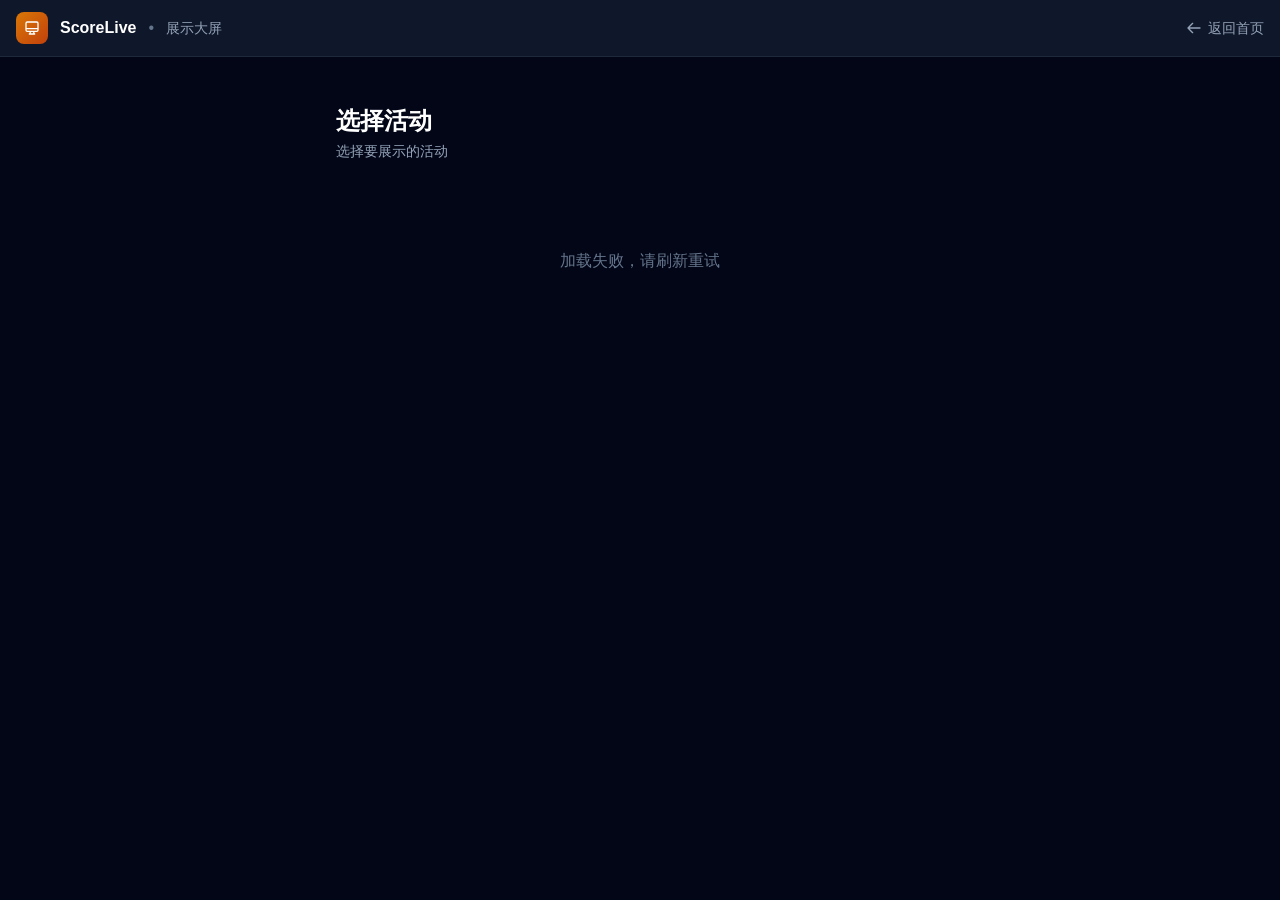
<file: display.html>
<!DOCTYPE html>
<html lang="zh-CN">
<head>
    <meta charset="UTF-8">
    <meta name="viewport" content="width=device-width, initial-scale=1.0">
    <title>展示大屏 - ScoreLive</title>
    <script src="lib/supabase.min.js"></script>
    <script src="lib/tailwind.min.js"></script>
    <link rel="stylesheet" href="css/styles.css">
    <style>
        /* 全屏展示样式 */
        body {
            margin: 0;
            padding: 0;
            overflow: hidden;
            background-size: cover;
            background-position: center;
            background-repeat: no-repeat;
            background-attachment: fixed;
        }

        /* 大字体适配 */
        .display-title {
            font-size: clamp(2rem, 8vw, 6rem);
        }

        .display-subtitle {
            font-size: clamp(1rem, 3vw, 2rem);
        }

        .display-score {
            font-size: clamp(3rem, 15vw, 12rem);
        }

        /* 旋转动画 */
        @keyframes spin {
            from { transform: rotate(0deg); }
            to { transform: rotate(360deg); }
        }

        .animate-spin-slow {
            animation: spin 4s linear infinite;
        }

        /* 脉冲动画 */
        @keyframes pulse {
            0%, 100% { opacity: 0.4; transform: scale(1); }
            50% { opacity: 1; transform: scale(1.5); }
        }

        .animate-pulse-dot {
            animation: pulse 1.5s ease-in-out infinite;
        }

        /* 淡入动画 */
        @keyframes fadeIn {
            from { opacity: 0; transform: translateY(20px); }
            to { opacity: 1; transform: translateY(0); }
        }

        .animate-fade-in {
            animation: fadeIn 0.5s ease-out forwards;
        }

        /* 进度条动画 */
        .progress-bar {
            transition: width 0.8s ease-out;
        }

        /* 评分卡片动画 */
        @keyframes scaleIn {
            from { opacity: 0; transform: scale(0.8); }
            to { opacity: 1; transform: scale(1); }
        }

        .animate-scale-in {
            animation: scaleIn 0.4s ease-out forwards;
        }

        /* 排名项动画 */
        @keyframes slideIn {
            from { opacity: 0; transform: translateX(-40px); }
            to { opacity: 1; transform: translateX(0); }
        }

        .animate-slide-in {
            animation: slideIn 0.5s ease-out forwards;
        }

        /* 隐藏滚动条 */
        .hide-scrollbar::-webkit-scrollbar {
            display: none;
        }
        .hide-scrollbar {
            -ms-overflow-style: none;
            scrollbar-width: none;
        }

        /* 排名列表滚动容器 */
        #displaySection {
            height: 100vh;
            max-height: 100vh;
            overflow: hidden;
        }

        #finalMode {
            position: relative;
            overflow: hidden;
        }

        #finalMode .ranking-header {
            flex-shrink: 0;
        }

        #roundRankingMode {
            position: relative;
            overflow: hidden;
        }

        #roundRankingMode .round-ranking-header {
            flex-shrink: 0;
        }

        #roundRankingListWrapper {
            flex: 1 1 0%;
            min-height: 0;
            overflow-y: auto;
            overflow-x: hidden;
            width: 100%;
            display: flex;
            justify-content: center;
        }

        #roundRankingList {
            scroll-behavior: smooth;
            width: 100%;
            max-width: 48rem;
        }

        #rankingListWrapper {
            flex: 1 1 0%;
            min-height: 0;
            overflow-y: auto;
            overflow-x: hidden;
            width: 100%;
            display: flex;
            justify-content: center;
        }

        #rankingList {
            scroll-behavior: smooth;
            width: 100%;
            max-width: 48rem;
        }

        /* 滚动时的过渡效果 */
        .ranking-item {
            transition: opacity 0.3s ease, transform 0.3s ease;
        }
    </style>
</head>
<body class="min-h-screen bg-slate-950">
    <!-- 活动选择区域 -->
    <div id="eventSelectSection" class="min-h-screen flex flex-col">
        <!-- 导航栏 -->
        <nav class="bg-slate-900 border-b border-slate-800 px-4 py-3 flex items-center justify-between">
            <a href="index.html" class="flex items-center gap-3 cursor-pointer">
                <div class="w-8 h-8 bg-gradient-to-br from-amber-600 to-orange-700 rounded-lg flex items-center justify-center">
                    <svg class="w-4 h-4 text-white" fill="none" stroke="currentColor" viewBox="0 0 24 24">
                        <path stroke-linecap="round" stroke-linejoin="round" stroke-width="2" d="M9.75 17L9 20l-1 1h8l-1-1-.75-3M3 13h18M5 17h14a2 2 0 002-2V5a2 2 0 00-2-2H5a2 2 0 00-2 2v10a2 2 0 002 2z"/>
                    </svg>
                </div>
                <span class="font-bold text-white">ScoreLive</span>
                <span class="text-slate-500">•</span>
                <span class="text-slate-400 text-sm">展示大屏</span>
            </a>
            <a href="index.html" class="flex items-center gap-1.5 text-slate-400 hover:text-white text-sm transition-colors">
                <svg class="w-4 h-4" fill="none" stroke="currentColor" viewBox="0 0 24 24">
                    <path stroke-linecap="round" stroke-linejoin="round" stroke-width="2" d="M10 19l-7-7m0 0l7-7m-7 7h18"/>
                </svg>
                返回首页
            </a>
        </nav>

        <!-- 活动列表 -->
        <div class="flex-1 p-4 md:p-8 max-w-2xl mx-auto w-full">
            <h1 class="text-2xl font-bold text-white mb-1 mt-4">选择活动</h1>
            <p class="text-slate-400 text-sm mb-6">选择要展示的活动</p>

            <div id="eventList" class="space-y-3">
                <!-- 活动列表将动态加载 -->
            </div>
        </div>
    </div>

    <!-- 展示区域 -->
    <div id="displaySection" class="hidden min-h-screen flex flex-col relative">
        <!-- 顶部栏 -->
        <div id="displayHeader" class="hidden relative z-10 flex items-center justify-between px-4 py-2 bg-black/20 backdrop-blur-sm border-b border-white/5">
            <div class="flex items-center gap-2">
                <div class="w-6 h-6 bg-gradient-to-br from-amber-500 to-orange-600 rounded flex items-center justify-center">
                    <svg class="w-3 h-3 text-white" fill="none" stroke="currentColor" viewBox="0 0 24 24">
                        <path stroke-linecap="round" stroke-linejoin="round" stroke-width="2" d="M9.75 17L9 20l-1 1h8l-1-1-.75-3M3 13h18M5 17h14a2 2 0 002-2V5a2 2 0 00-2-2H5a2 2 0 00-2 2v10a2 2 0 002 2z"/>
                    </svg>
                </div>
                <span id="eventTitle" class="text-white/60 text-xs font-medium truncate max-w-[160px]"></span>
            </div>
            <div class="flex items-center gap-2">
                <span id="currentRoundBadge" class="hidden text-xs px-2 py-0.5 rounded-full border border-blue-500/50 text-blue-300 bg-blue-500/10"></span>
                <span id="modeBadge" class="text-xs px-2 py-0.5 rounded-full border border-slate-500/50 text-slate-400 bg-slate-500/10">waiting</span>
                <button id="fullscreenBtn" class="text-white/40 hover:text-white/80 transition-colors p-1">
                    <svg class="w-3.5 h-3.5" fill="none" stroke="currentColor" viewBox="0 0 24 24">
                        <path stroke-linecap="round" stroke-linejoin="round" stroke-width="2" d="M4 8V4m0 0h4M4 4l5 5m11-1V4m0 0h-4m4 0l-5 5M4 16v4m0 0h4m-4 0l5-5m11 5l-5-5m5 5v-4m0 4h-4"/>
                    </svg>
                </button>
                <button id="backBtn" class="text-white/40 hover:text-white/80 transition-colors p-1">
                    <svg class="w-3.5 h-3.5" fill="none" stroke="currentColor" viewBox="0 0 24 24">
                        <path stroke-linecap="round" stroke-linejoin="round" stroke-width="2" d="M10 19l-7-7m0 0l7-7m-7 7h18"/>
                    </svg>
                </button>
            </div>
        </div>

        <!-- 等待模式 -->
        <div id="waitingMode" class="hidden flex flex-col items-center justify-center flex-1 text-center px-4">
            <div class="w-24 h-24 rounded-full border-4 border-white/10 border-t-white/60 mb-8 animate-spin-slow"></div>
            <h1 id="waitingEventTitle" class="display-title font-black text-white mb-4 leading-tight"></h1>
            <p class="display-subtitle text-white/50">活动即将开始...</p>
            <div class="flex items-center gap-2 mt-8">
                <div class="w-2 h-2 rounded-full bg-white/40 animate-pulse-dot" style="animation-delay: 0s;"></div>
                <div class="w-2 h-2 rounded-full bg-white/40 animate-pulse-dot" style="animation-delay: 0.3s;"></div>
                <div class="w-2 h-2 rounded-full bg-white/40 animate-pulse-dot" style="animation-delay: 0.6s;"></div>
            </div>
        </div>

        <!-- 评分模式 -->
        <div id="scoringMode" class="hidden flex flex-col items-center justify-center flex-1 px-4">
            <div class="w-full max-w-2xl text-center">
                <!-- 轮次标签 -->
                <div id="scoringRoundTag" class="hidden inline-block bg-blue-500/20 border border-blue-500/40 text-blue-300 text-sm px-4 py-1.5 rounded-full mb-6"></div>

                <!-- 选手头像 -->
                <div id="scoringAvatar" class="w-32 h-32 rounded-2xl overflow-hidden mx-auto mb-6 ring-4 ring-white/20 shadow-2xl flex items-center justify-center bg-slate-700 text-white text-4xl font-black">
                    <svg class="w-12 h-12 text-slate-500" fill="none" stroke="currentColor" viewBox="0 0 24 24">
                        <path stroke-linecap="round" stroke-linejoin="round" stroke-width="2" d="M16 7a4 4 0 11-8 0 4 4 0 018 0zM12 14a7 7 0 00-7 7h14a7 7 0 00-7-7z"/>
                    </svg>
                </div>

                <!-- 选手信息 -->
                <div class="text-white/40 text-lg mb-1">#<span id="scoringNumber">--</span></div>
                <h2 id="scoringName" class="display-title font-black text-white mb-2">等待选手...</h2>
                <p id="scoringDepartment" class="text-white/50 text-lg mb-2"></p>
                <p id="scoringDescription" class="text-white/30 text-sm mb-8 max-w-md mx-auto"></p>

                <!-- 评分进度 -->
                <div class="bg-white/5 backdrop-blur-sm border border-white/10 rounded-2xl p-5">
                    <div class="flex items-center justify-between mb-3">
                        <span class="text-white/50 text-sm">已收到评分</span>
                        <span class="text-white font-bold"><span id="receivedCount">0</span> / <span id="totalCount">0</span></span>
                    </div>
                    <div class="w-full bg-white/10 rounded-full h-3 overflow-hidden">
                        <div id="progressBar" class="progress-bar h-full bg-gradient-to-r from-blue-400 to-indigo-400 rounded-full" style="width: 0%"></div>
                    </div>
                </div>
            </div>
        </div>

        <!-- 结果模式 -->
        <div id="resultMode" class="hidden flex flex-col items-center justify-center flex-1 px-4 py-6 overflow-auto hide-scrollbar">
            <div class="w-full max-w-5xl">
                <!-- 选手信息 -->
                <div class="flex items-center gap-6 mb-6">
                    <div id="resultAvatar" class="w-20 h-20 rounded-2xl overflow-hidden shrink-0 ring-4 ring-white/20 flex items-center justify-center bg-slate-700 text-white text-2xl font-black">
                        <svg class="w-10 h-10 text-slate-500" fill="none" stroke="currentColor" viewBox="0 0 24 24">
                            <path stroke-linecap="round" stroke-linejoin="round" stroke-width="2" d="M16 7a4 4 0 11-8 0 4 4 0 018 0zM12 14a7 7 0 00-7 7h14a7 7 0 00-7-7z"/>
                        </svg>
                    </div>
                    <div>
                        <div id="resultRoundInfo" class="text-white/40 text-sm mb-1"></div>
                        <h2 id="resultName" class="text-3xl md:text-4xl font-black text-white leading-tight"></h2>
                        <p id="resultDepartment" class="text-white/50"></p>
                    </div>
                </div>

                <!-- 评委评分分组显示 -->
                <div id="scoreGroupsContainer" class="space-y-3 mb-6">
                    <!-- 评委组将动态加载 -->
                </div>

                <!-- 最终得分 -->
                <div class="text-center bg-white/5 border border-white/10 rounded-3xl p-6">
                    <div id="resultRoundLabel" class="text-white/40 text-sm mb-2 uppercase tracking-widest">本轮得分</div>
                    <div id="finalScore" class="display-score font-black text-white tabular-nums leading-none">0.00</div>
                </div>
            </div>
        </div>

        <!-- 轮次排名模式 -->
        <div id="roundRankingMode" class="hidden flex flex-col items-center flex-1 px-4 py-6">
            <div class="round-ranking-header text-center mb-6">
                <h1 class="display-title font-black text-white mb-1">轮次排名</h1>
                <p id="roundRankingRoundName" class="text-white/40"></p>
            </div>

            <div id="roundRankingListWrapper" class="hide-scrollbar">
                <div id="roundRankingList" class="space-y-2">
                    <!-- 排名列表将动态加载 -->
                </div>
            </div>
        </div>

        <!-- 选手最终结果模式 -->
        <div id="contestantFinalMode" class="hidden flex flex-col items-center justify-center flex-1 px-4 py-6 overflow-auto hide-scrollbar">
            <div class="w-full max-w-4xl">
                <!-- 选手信息 -->
                <div class="flex items-center gap-6 mb-8">
                    <div id="contestantFinalAvatar" class="w-24 h-24 rounded-2xl overflow-hidden shrink-0 ring-4 ring-amber-500/30 flex items-center justify-center bg-slate-700 text-white text-3xl font-black">
                        <svg class="w-12 h-12 text-slate-500" fill="none" stroke="currentColor" viewBox="0 0 24 24">
                            <path stroke-linecap="round" stroke-linejoin="round" stroke-width="2" d="M16 7a4 4 0 11-8 0 4 4 0 018 0zM12 14a7 7 0 00-7 7h14a7 7 0 00-7-7z"/>
                        </svg>
                    </div>
                    <div class="flex-1">
                        <div class="text-white/40 text-sm mb-1">#<span id="contestantFinalNumber">--</span></div>
                        <h2 id="contestantFinalName" class="text-3xl md:text-4xl font-black text-white leading-tight"></h2>
                        <p id="contestantFinalDepartment" class="text-white/50"></p>
                    </div>
                </div>

                <!-- 各轮次得分 -->
                <div id="contestantFinalRoundScores" class="space-y-3 mb-8">
                    <!-- 轮次得分将动态加载 -->
                </div>

                <!-- 评委评分明细 -->
                <div class="bg-white/5 border border-white/10 rounded-2xl p-5 mb-8">
                    <h3 class="text-white/60 text-sm mb-4 font-medium">评委评分明细</h3>
                    <div id="judgeScoresWrapper" class="overflow-x-auto hide-scrollbar">
                        <div id="contestantFinalJudgeScores" class="flex gap-2" style="min-width: max-content;">
                             <!-- 评委评分将动态加载 -->
                        </div>
                    </div>
                </div>
                
                <!-- 最终得分 -->
                <div class="text-center bg-white/5 border border-white/10 rounded-3xl p-8">
                    <div class="text-white/40 text-sm mb-2 uppercase tracking-widest">最终得分</div>
                    <div id="contestantFinalTotalScore" class="display-score font-black text-white tabular-nums leading-none">0.00</div>
                </div>
            </div>
        </div>

        <!-- 最终排名模式 -->
        <div id="finalMode" class="hidden flex flex-col items-center flex-1 px-4 py-6">
            <div class="ranking-header text-center mb-6">
                <h1 class="display-title font-black text-white mb-1">最终排名</h1>
                <p id="finalEventName" class="text-white/40"></p>
            </div>

            <div id="rankingListWrapper" class="hide-scrollbar">
                <div id="rankingList" class="space-y-2">
                    <!-- 排名列表将动态加载 -->
                </div>
            </div>
        </div>
    </div>

    <script src="js/supabase-client.js"></script>
    <script src="js/display.js"></script>
</body>
</html>
</file>
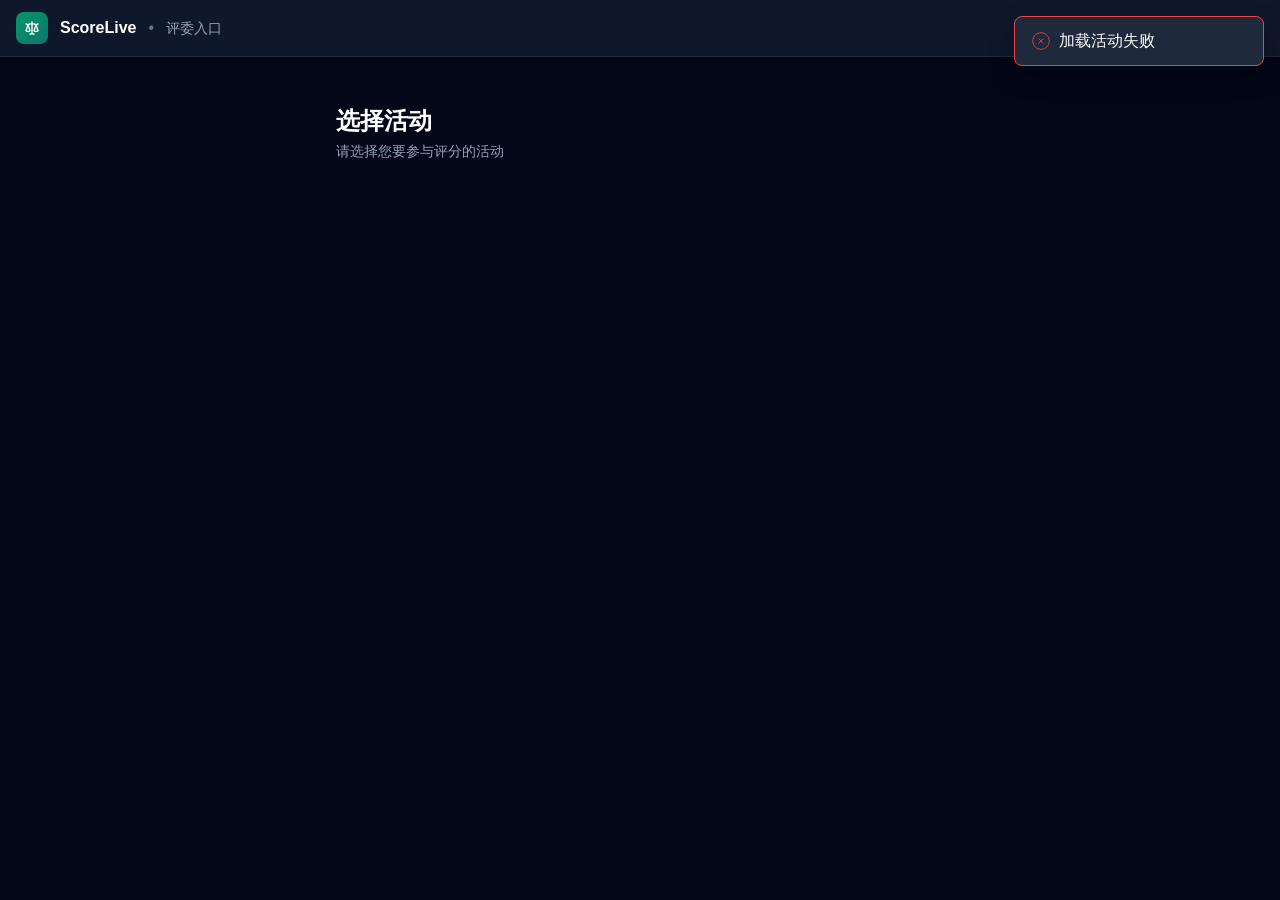
<file: judge.html>
<!DOCTYPE html>
<html lang="zh-CN">
<head>
    <meta charset="UTF-8">
    <meta name="viewport" content="width=device-width, initial-scale=1.0">
    <title>评委评分 - ScoreLive</title>
    <script src="lib/supabase.min.js"></script>
    <script src="lib/tailwind.min.js"></script>
    <link rel="stylesheet" href="css/styles.css">
</head>
<body class="min-h-screen bg-slate-950">
    <!-- Toast 容器 -->
    <div id="toastContainer" class="toast-container"></div>

    <!-- 活动选择区域 -->
    <div id="eventSelectSection" class="min-h-screen flex flex-col">
        <!-- 导航栏 -->
        <nav class="bg-slate-900 border-b border-slate-800 px-4 py-3 flex items-center justify-between">
            <a href="index.html" class="flex items-center gap-3 cursor-pointer">
                <div class="w-8 h-8 bg-gradient-to-br from-emerald-600 to-teal-700 rounded-lg flex items-center justify-center">
                    <svg class="w-4 h-4 text-white" fill="none" stroke="currentColor" viewBox="0 0 24 24">
                        <path stroke-linecap="round" stroke-linejoin="round" stroke-width="2" d="M3 6l3 1m0 0l-3 9a5.002 5.002 0 006.001 0M6 7l3 9M6 7l6-2m6 2l3-1m-3 1l-3 9a5.002 5.002 0 006.001 0M18 7l3 9m-3-9l-6-2m0-2v2m0 16V5m0 16H9m3 0h3"/>
                    </svg>
                </div>
                <span class="font-bold text-white">ScoreLive</span>
                <span class="text-slate-500 hidden sm:block">•</span>
                <span class="text-slate-400 text-sm hidden sm:block">评委入口</span>
            </a>
            <a href="index.html" class="flex items-center gap-1.5 text-slate-400 hover:text-white text-sm transition-colors">
                <svg class="w-4 h-4" fill="none" stroke="currentColor" viewBox="0 0 24 24">
                    <path stroke-linecap="round" stroke-linejoin="round" stroke-width="2" d="M10 19l-7-7m0 0l7-7m-7 7h18"/>
                </svg>
                <span class="hidden sm:block">首页</span>
            </a>
        </nav>

        <!-- 活动列表 -->
        <div class="flex-1 p-4 md:p-8 max-w-2xl mx-auto w-full">
            <h1 class="text-2xl font-bold text-white mb-1 mt-4">选择活动</h1>
            <p class="text-slate-400 text-sm mb-6">请选择您要参与评分的活动</p>
            <div id="eventList" class="space-y-3">
                <!-- 活动列表将通过JS动态生成 -->
            </div>
        </div>
    </div>

    <!-- 登录区域 -->
    <div id="loginSection" class="hidden min-h-screen flex items-center justify-center p-4">
        <div class="w-full max-w-sm">
            <div class="bg-slate-900 border border-slate-800 rounded-2xl p-6 shadow-2xl">
                <div class="mb-5">
                    <div class="text-xs text-slate-500 mb-1">登录活动</div>
                    <div class="font-semibold text-white" id="currentEventName">活动名称</div>
                </div>

                <form id="loginForm" class="space-y-3">
                    <div>
                        <label class="form-label">用户名</label>
                        <input type="text" id="username" class="form-input" placeholder="输入用户名" required>
                    </div>
                    <div>
                        <label class="form-label">密码</label>
                        <div class="relative">
                            <input type="password" id="password" class="form-input pr-9" placeholder="输入密码" required>
                            <button type="button" id="togglePasswordBtn" class="absolute right-3 top-1/2 -translate-y-1/2 text-slate-500 hover:text-slate-300 transition-colors">
                                <svg class="w-3.5 h-3.5" id="eyeIcon" fill="none" stroke="currentColor" viewBox="0 0 24 24">
                                    <path stroke-linecap="round" stroke-linejoin="round" stroke-width="2" d="M15 12a3 3 0 11-6 0 3 3 0 016 0z"/>
                                    <path stroke-linecap="round" stroke-linejoin="round" stroke-width="2" d="M2.458 12C3.732 7.943 7.523 5 12 5c4.478 0 8.268 2.943 9.542 7-1.274 4.057-5.064 7-9.542 7-4.477 0-8.268-2.943-9.542-7z"/>
                                </svg>
                            </button>
                        </div>
                    </div>
                    <button type="submit" id="loginBtn" class="btn btn-primary w-full">
                        登录
                    </button>
                </form>

                <div class="mt-4 text-center">
                    <button id="backToEventBtn" class="text-sm text-slate-400 hover:text-white transition-colors">
                        ← 返回选择活动
                    </button>
                </div>
            </div>
        </div>
    </div>

    <!-- 评分区域 -->
    <div id="scoringSection" class="hidden min-h-screen flex flex-col">
        <!-- 导航栏 -->
        <nav class="bg-slate-900 border-b border-slate-800 px-4 py-3 flex items-center justify-between">
            <a href="index.html" class="flex items-center gap-3 cursor-pointer">
                <div class="w-8 h-8 bg-gradient-to-br from-emerald-600 to-teal-700 rounded-lg flex items-center justify-center">
                    <svg class="w-4 h-4 text-white" fill="none" stroke="currentColor" viewBox="0 0 24 24">
                        <path stroke-linecap="round" stroke-linejoin="round" stroke-width="2" d="M3 6l3 1m0 0l-3 9a5.002 5.002 0 006.001 0M6 7l3 9M6 7l6-2m6 2l3-1m-3 1l-3 9a5.002 5.002 0 006.001 0M18 7l3 9m-3-9l-6-2m0-2v2m0 16V5m0 16H9m3 0h3"/>
                    </svg>
                </div>
                <span class="font-bold text-white">ScoreLive</span>
                <span class="text-slate-500 hidden sm:block">•</span>
                <span class="text-slate-400 text-sm hidden sm:block" id="navEventName">活动名称</span>
            </a>
            <div class="flex items-center gap-3">
                <span class="text-xs text-slate-400 hidden sm:block" id="judgeName">评委</span>
                <button id="logoutBtn" class="flex items-center gap-1.5 text-slate-400 hover:text-white text-sm transition-colors">
                    <svg class="w-4 h-4" fill="none" stroke="currentColor" viewBox="0 0 24 24">
                        <path stroke-linecap="round" stroke-linejoin="round" stroke-width="2" d="M17 16l4-4m0 0l-4-4m4 4H7m6 4v1a3 3 0 01-3 3H6a3 3 0 01-3-3V7a3 3 0 013-3h4a3 3 0 013 3v1"/>
                    </svg>
                    <span class="hidden sm:block">退出</span>
                </button>
            </div>
        </nav>

        <!-- 选手信息 -->
        <div class="bg-slate-900 border-b border-slate-800 px-4 py-4">
            <div id="contestantInfo" class="max-w-lg mx-auto">
                <div id="noContestantArea" class="flex items-center gap-3 text-slate-500">
                    <svg class="w-5 h-5" fill="none" stroke="currentColor" viewBox="0 0 24 24">
                        <circle cx="12" cy="12" r="10"></circle>
                        <line x1="12" y1="8" x2="12" y2="12"></line>
                        <line x1="12" y1="16" x2="12.01" y2="16"></line>
                    </svg>
                    <span class="text-sm">等待选择选手...</span>
                </div>
                <div id="scoringArea" class="hidden flex items-center gap-4">
                    <div class="avatar avatar-lg shrink-0 bg-slate-700 flex items-center justify-center text-white font-bold text-lg" id="avatarContainer">
                        <svg class="w-8 h-8 text-slate-500" fill="none" stroke="currentColor" viewBox="0 0 24 24">
                            <path stroke-linecap="round" stroke-linejoin="round" stroke-width="2" d="M20 21v-2a4 4 0 00-4-4H8a4 4 0 00-4 4v2M12 11a4 4 0 100-8 4 4 0 000 8z"/>
                        </svg>
                    </div>
                    <div class="flex-1 min-w-0">
                        <div class="flex items-center gap-2 flex-wrap">
                            <span class="text-xs text-slate-500" id="contestantNumber">#编号</span>
                            <span class="text-xs bg-indigo-500/20 text-indigo-400 px-2 py-0.5 rounded-full border border-indigo-500/30" id="roundBadge">轮次</span>
                            <span id="lockedAlert" class="hidden text-xs bg-red-500/10 text-red-400 px-2 py-0.5 rounded-full border border-red-500/20 flex items-center gap-1">
                                <svg class="w-2.5 h-2.5" fill="none" stroke="currentColor" viewBox="0 0 24 24">
                                    <rect x="3" y="11" width="18" height="11" rx="2" ry="2"></rect>
                                    <path d="M7 11V7a5 5 0 0 1 9.9-1"></path>
                                </svg>
                                已锁定
                            </span>
                        </div>
                        <h2 class="font-bold text-white text-lg leading-tight truncate" id="contestantName">选手姓名</h2>
                        <p class="text-sm text-slate-400 truncate" id="contestantDepartment">部门</p>
                    </div>
                </div>
            </div>
        </div>

        <!-- 评分主体 -->
        <div class="flex-1 flex flex-col items-center justify-center p-4 max-w-sm mx-auto w-full">
            <!-- 分数显示 -->
            <div class="w-full mb-4">
                <div id="scoreDisplay" class="text-center py-5 rounded-xl border-2 border-slate-700 bg-slate-900 transition-all">
                    <div class="text-5xl font-black tabular-nums text-slate-700" id="scoreValue">0</div>
                    <div id="submittedInfo" class="hidden text-xs text-slate-500 mt-1.5">已提交评分</div>
                </div>
            </div>

            <!-- 数字键盘 -->
            <div class="w-full space-y-2">
                <div class="flex gap-2">
                    <button class="numpad-btn flex-1" onclick="inputNumber('7')">7</button>
                    <button class="numpad-btn flex-1" onclick="inputNumber('8')">8</button>
                    <button class="numpad-btn flex-1" onclick="inputNumber('9')">9</button>
                </div>
                <div class="flex gap-2">
                    <button class="numpad-btn flex-1" onclick="inputNumber('4')">4</button>
                    <button class="numpad-btn flex-1" onclick="inputNumber('5')">5</button>
                    <button class="numpad-btn flex-1" onclick="inputNumber('6')">6</button>
                </div>
                <div class="flex gap-2">
                    <button class="numpad-btn flex-1" onclick="inputNumber('1')">1</button>
                    <button class="numpad-btn flex-1" onclick="inputNumber('2')">2</button>
                    <button class="numpad-btn flex-1" onclick="inputNumber('3')">3</button>
                </div>
                <div class="flex gap-2">
                    <button class="numpad-btn clear flex-1" onclick="clearScore()">C</button>
                    <button class="numpad-btn flex-1" onclick="inputNumber('0')">0</button>
                    <button class="numpad-btn flex-1" onclick="inputDecimal()">.</button>
                </div>
                <div class="flex gap-2">
                    <button class="numpad-btn flex-1" onclick="backspace()" style="background: rgba(245, 158, 11, 0.2); color: #fcd34d; border-color: rgba(245, 158, 11, 0.3);">
                        ⌫
                    </button>
                    <button id="submitBtn" class="numpad-btn submit flex-1" onclick="handleSubmitScore()">
                        提交
                    </button>
                </div>
            </div>

            <!-- 评分历史按钮 -->
            <button id="showHistoryBtn" class="mt-5 flex items-center gap-1.5 text-slate-500 hover:text-slate-300 text-sm transition-colors">
                <svg class="w-4 h-4" fill="none" stroke="currentColor" viewBox="0 0 24 24">
                    <circle cx="12" cy="12" r="10"></circle>
                    <polyline points="12 6 12 12 16 14"></polyline>
                </svg>
                我的评分记录
            </button>
        </div>
    </div>

    <!-- 评分历史面板 -->
    <div id="historyPanel" class="fixed inset-x-0 bottom-0 bg-slate-900 border-t border-slate-800 max-h-[60vh] overflow-y-auto z-40 transform translate-y-full transition-transform duration-300">
        <div class="flex items-center justify-between px-4 py-3 border-b border-slate-800 sticky top-0 bg-slate-900">
            <h3 class="font-semibold text-white text-sm">我的评分记录</h3>
            <button id="closeHistoryBtn" class="text-slate-400 hover:text-white transition-colors">
                <svg class="w-4 h-4" fill="none" stroke="currentColor" viewBox="0 0 24 24">
                    <path stroke-linecap="round" stroke-linejoin="round" stroke-width="2" d="M6 18L18 6M6 6l12 12"/>
                </svg>
            </button>
        </div>
        <div id="historyList" class="p-4 space-y-2">
            <!-- 历史记录将通过JS动态生成 -->
        </div>
    </div>

    <!-- 历史面板遮罩 -->
    <div id="historyOverlay" class="hidden fixed inset-0 bg-black/40 z-30"></div>

    <script src="js/supabase-client.js"></script>
    <script src="js/judge.js"></script>
</body>
</html>
</file>
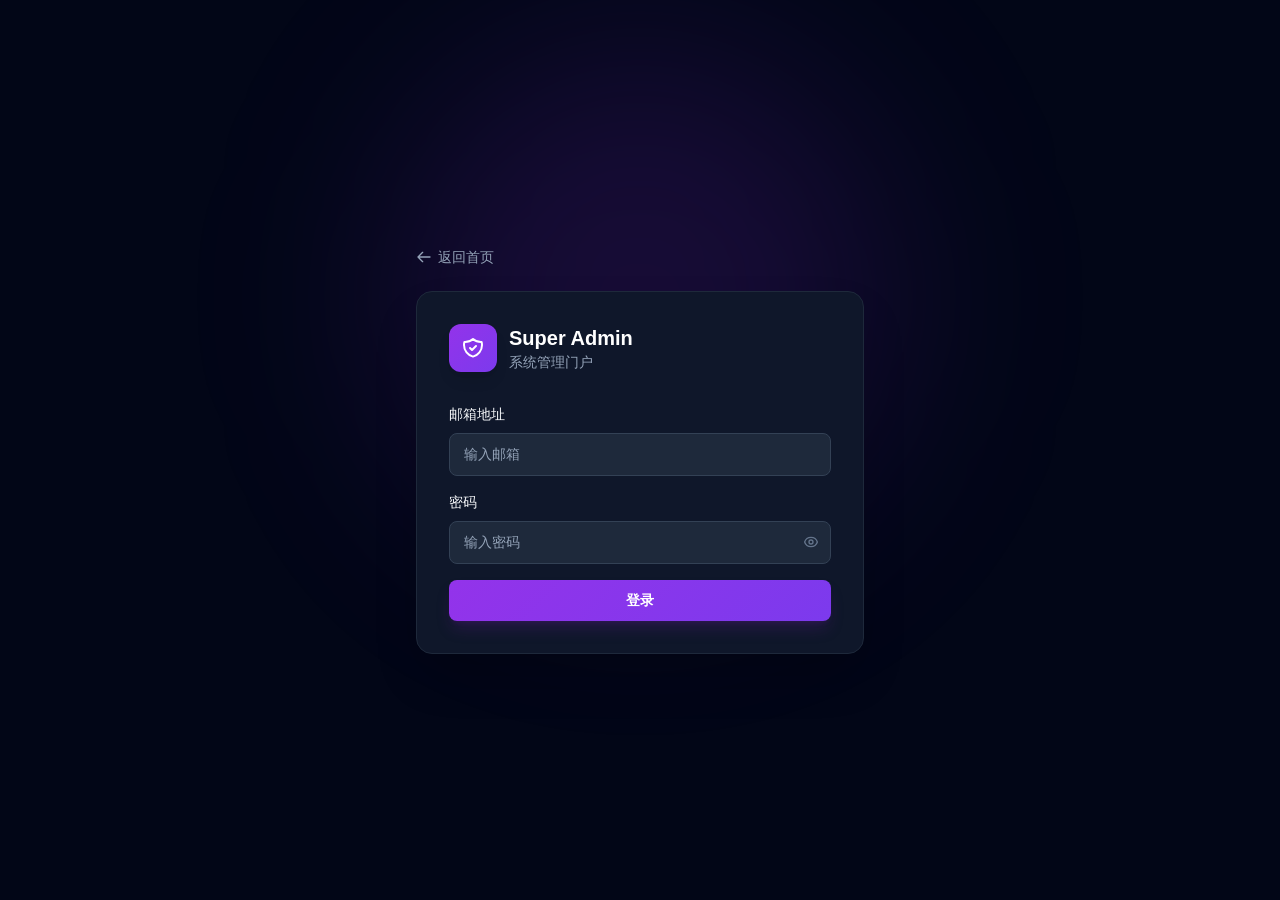
<file: super.html>
<!DOCTYPE html>
<html lang="zh-CN">
<head>
    <meta charset="UTF-8">
    <meta name="viewport" content="width=device-width, initial-scale=1.0">
    <title>超级管理员 - ScoreLive</title>
    <script src="lib/supabase.min.js"></script>
    <script src="lib/tailwind.min.js"></script>
    <link rel="stylesheet" href="css/styles.css">
    <style>
        /* 超级管理员专用紫色主题 */
        :root {
            --super-primary: #9333ea;
            --super-primary-light: #a855f7;
            --super-primary-dark: #7c3aed;
        }

        .super-gradient {
            background: linear-gradient(135deg, var(--super-primary), var(--super-primary-dark));
        }

        .super-gradient-light {
            background: linear-gradient(135deg, var(--super-primary-light), var(--super-primary));
        }

        .btn-super {
            background: linear-gradient(135deg, var(--super-primary), var(--super-primary-dark));
            color: white;
        }

        .btn-super:hover:not(:disabled) {
            background: linear-gradient(135deg, var(--super-primary-light), var(--super-primary));
        }

        .form-radio:checked {
            background: var(--super-primary);
            border-color: var(--super-primary);
        }

        input[type="checkbox"]:checked {
            background: var(--super-primary);
            border-color: var(--super-primary);
        }

        /* 表格样式 */
        .admin-table {
            width: 100%;
            border-collapse: collapse;
        }

        .admin-table th {
            text-align: left;
            padding: 0.75rem 1.25rem;
            font-size: 0.75rem;
            font-weight: 500;
            color: #64748b;
            text-transform: uppercase;
            letter-spacing: 0.05em;
            border-bottom: 1px solid #1e293b;
        }

        .admin-table td {
            padding: 0.875rem 1.25rem;
            border-bottom: 1px solid rgba(30, 41, 59, 0.5);
        }

        .admin-table tbody tr:hover {
            background: rgba(30, 41, 59, 0.3);
        }

        /* 状态徽章 */
        .status-active {
            background: rgba(16, 185, 129, 0.15);
            color: #6ee7b7;
            border: 1px solid rgba(16, 185, 129, 0.3);
        }

        .status-disabled {
            background: rgba(239, 68, 68, 0.15);
            color: #fca5a5;
            border: 1px solid rgba(239, 68, 68, 0.3);
        }

        .status-expired {
            background: rgba(245, 158, 11, 0.15);
            color: #fcd34d;
            border: 1px solid rgba(245, 158, 11, 0.3);
        }

        /* 操作按钮 */
        .action-btn {
            padding: 0.375rem;
            border-radius: 0.375rem;
            color: #94a3b8;
            transition: all 0.2s;
            background: none;
            border: none;
            cursor: pointer;
        }

        .action-btn:hover {
            color: white;
            background: rgba(255, 255, 255, 0.1);
        }

        .action-btn.danger:hover {
            color: #f87171;
        }

        .action-btn.success:hover {
            color: #6ee7b7;
        }

        /* 统计卡片 */
        .stat-card {
            background: #1e293b;
            border: 1px solid #334155;
            border-radius: 0.75rem;
            padding: 1rem;
            display: flex;
            align-items: center;
            gap: 1rem;
        }

        .stat-icon {
            width: 2.5rem;
            height: 2.5rem;
            border-radius: 0.5rem;
            display: flex;
            align-items: center;
            justify-content: center;
        }

        .stat-value {
            font-size: 1.5rem;
            font-weight: 700;
            color: white;
        }

        .stat-label {
            font-size: 0.75rem;
            color: #94a3b8;
        }

        /* 背景装饰 */
        .bg-decoration {
            position: absolute;
            top: 33%;
            left: 50%;
            transform: translate(-50%, -50%);
            width: 500px;
            height: 500px;
            background: rgba(147, 51, 234, 0.15);
            border-radius: 50%;
            filter: blur(100px);
            pointer-events: none;
        }
    </style>
</head>
<body class="min-h-screen bg-slate-950">
    <!-- Toast 容器 -->
    <div id="toastContainer" class="toast-container"></div>

    <!-- 登录区域 -->
    <div id="loginSection" class="min-h-screen flex items-center justify-center p-4 relative overflow-hidden">
        <div class="bg-decoration"></div>

        <div class="w-full max-w-md relative z-10">
            <a href="index.html" class="flex items-center gap-1.5 text-slate-400 hover:text-white mb-6 transition-colors text-sm">
                <svg class="w-4 h-4" fill="none" stroke="currentColor" viewBox="0 0 24 24">
                    <path stroke-linecap="round" stroke-linejoin="round" stroke-width="2" d="M10 19l-7-7m0 0l7-7m-7 7h18"/>
                </svg>
                返回首页
            </a>

            <div class="bg-slate-900 border border-slate-800 rounded-2xl p-8 shadow-2xl">
                <div class="flex items-center gap-3 mb-8">
                    <div class="w-12 h-12 super-gradient rounded-xl flex items-center justify-center shadow-lg">
                        <svg class="w-6 h-6 text-white" fill="none" stroke="currentColor" viewBox="0 0 24 24">
                            <path stroke-linecap="round" stroke-linejoin="round" stroke-width="2" d="M9 12l2 2 4-4m5.618-4.016A11.955 11.955 0 0112 2.944a11.955 11.955 0 01-8.618 3.04A12.02 12.02 0 003 9c0 5.591 3.824 10.29 9 11.622 5.176-1.332 9-6.03 9-11.622 0-1.042-.133-2.052-.382-3.016z"/>
                        </svg>
                    </div>
                    <div>
                        <h1 class="text-xl font-bold text-white">Super Admin</h1>
                        <p class="text-slate-400 text-sm">系统管理门户</p>
                    </div>
                </div>

                <form id="loginForm" class="space-y-4">
                    <div>
                        <label class="form-label">邮箱地址</label>
                        <input type="email" id="email" class="form-input" placeholder="输入邮箱" required>
                    </div>
                    <div>
                        <label class="form-label">密码</label>
                        <div class="relative">
                            <input type="password" id="password" class="form-input pr-10" placeholder="输入密码" required>
                            <button type="button" id="togglePassword" class="absolute right-3 top-1/2 -translate-y-1/2 text-slate-500 hover:text-slate-300">
                                <svg id="eyeIcon" class="w-4 h-4" fill="none" stroke="currentColor" viewBox="0 0 24 24">
                                    <path stroke-linecap="round" stroke-linejoin="round" stroke-width="2" d="M15 12a3 3 0 11-6 0 3 3 0 016 0z"/>
                                    <path stroke-linecap="round" stroke-linejoin="round" stroke-width="2" d="M2.458 12C3.732 7.943 7.523 5 12 5c4.478 0 8.268 2.943 9.542 7-1.274 4.057-5.064 7-9.542 7-4.477 0-8.268-2.943-9.542-7z"/>
                                </svg>
                            </button>
                        </div>
                    </div>
                    <button type="submit" id="loginBtn" class="btn btn-super w-full font-semibold py-2.5 rounded-lg transition-all duration-200 shadow-lg shadow-purple-900/30">
                        登录
                    </button>
                </form>
            </div>
        </div>
    </div>

    <!-- 管理面板 -->
    <div id="adminSection" class="hidden flex flex-col min-h-screen">
        <!-- 导航栏 -->
        <nav class="bg-slate-900 border-b border-slate-800 px-6 py-3 flex items-center justify-between">
            <a href="index.html" class="flex items-center gap-3 cursor-pointer">
                <div class="w-8 h-8 super-gradient rounded-lg flex items-center justify-center">
                    <svg class="w-4 h-4 text-white" fill="none" stroke="currentColor" viewBox="0 0 24 24">
                        <path stroke-linecap="round" stroke-linejoin="round" stroke-width="2" d="M9 12l2 2 4-4m5.618-4.016A11.955 11.955 0 0112 2.944a11.955 11.955 0 01-8.618 3.04A12.02 12.02 0 003 9c0 5.591 3.824 10.29 9 11.622 5.176-1.332 9-6.03 9-11.622 0-1.042-.133-2.052-.382-3.016z"/>
                    </svg>
                </div>
                <span class="font-bold text-white">ScoreLive</span>
                <span class="text-slate-500">•</span>
                <span class="text-slate-400 text-sm">Super Admin</span>
            </a>
            <button id="logoutBtn" class="flex items-center gap-1.5 text-slate-400 hover:text-white text-sm transition-colors">
                <svg class="w-4 h-4" fill="none" stroke="currentColor" viewBox="0 0 24 24">
                    <path stroke-linecap="round" stroke-linejoin="round" stroke-width="2" d="M17 16l4-4m0 0l-4-4m4 4H7m6 4v1a3 3 0 01-3 3H6a3 3 0 01-3-3V7a3 3 0 013-3h4a3 3 0 013 3v1"/>
                </svg>
                退出
            </button>
        </nav>

        <!-- 主内容区 -->
        <div class="flex-1 overflow-auto">
            <div class="max-w-5xl mx-auto p-6">
                <div class="mb-6">
                    <h1 class="text-2xl font-bold text-white mb-1">系统概览</h1>
                    <p class="text-slate-400 text-sm">管理管理员账户并监控系统活动</p>
                </div>

                <!-- 统计卡片 -->
                <div class="grid grid-cols-2 md:grid-cols-4 gap-3 mb-8">
                    <div class="stat-card">
                        <div class="stat-icon bg-indigo-600">
                            <svg class="w-5 h-5 text-white" fill="none" stroke="currentColor" viewBox="0 0 24 24">
                                <path stroke-linecap="round" stroke-linejoin="round" stroke-width="2" d="M8 7V3m8 4V3m-9 8h10M5 21h14a2 2 0 002-2V7a2 2 0 00-2-2H5a2 2 0 00-2 2v12a2 2 0 002 2z"/>
                            </svg>
                        </div>
                        <div>
                            <div class="stat-value" id="totalEvents">0</div>
                            <div class="stat-label">活动总数</div>
                        </div>
                    </div>
                    <div class="stat-card">
                        <div class="stat-icon bg-emerald-600">
                            <svg class="w-5 h-5 text-white" fill="none" stroke="currentColor" viewBox="0 0 24 24">
                                <path stroke-linecap="round" stroke-linejoin="round" stroke-width="2" d="M13 10V3L4 14h7v7l9-11h-7z"/>
                            </svg>
                        </div>
                        <div>
                            <div class="stat-value" id="activeEvents">0</div>
                            <div class="stat-label">进行中活动</div>
                        </div>
                    </div>
                    <div class="stat-card">
                        <div class="stat-icon bg-amber-600">
                            <svg class="w-5 h-5 text-white" fill="none" stroke="currentColor" viewBox="0 0 24 24">
                                <path stroke-linecap="round" stroke-linejoin="round" stroke-width="2" d="M17 20h5v-2a3 3 0 00-5.356-1.857M17 20H7m10 0v-2c0-.656-.126-1.283-.356-1.857M7 20H2v-2a3 3 0 015.356-1.857M7 20v-2c0-.656.126-1.283.356-1.857m0 0a5.002 5.002 0 019.288 0M15 7a3 3 0 11-6 0 3 3 0 016 0zm6 3a2 2 0 11-4 0 2 2 0 014 0zM7 10a2 2 0 11-4 0 2 2 0 014 0z"/>
                            </svg>
                        </div>
                        <div>
                            <div class="stat-value" id="totalContestants">0</div>
                            <div class="stat-label">选手总数</div>
                        </div>
                    </div>
                    <div class="stat-card">
                        <div class="stat-icon bg-rose-600">
                            <svg class="w-5 h-5 text-white" fill="none" stroke="currentColor" viewBox="0 0 24 24">
                                <path stroke-linecap="round" stroke-linejoin="round" stroke-width="2" d="M11.049 2.927c.3-.921 1.603-.921 1.902 0l1.519 4.674a1 1 0 00.95.69h4.915c.969 0 1.371 1.24.588 1.81l-3.976 2.888a1 1 0 00-.363 1.118l1.518 4.674c.3.922-.755 1.688-1.538 1.118l-3.976-2.888a1 1 0 00-1.176 0l-3.976 2.888c-.783.57-1.838-.197-1.538-1.118l1.518-4.674a1 1 0 00-.363-1.118l-3.976-2.888c-.784-.57-.38-1.81.588-1.81h4.914a1 1 0 00.951-.69l1.519-4.674z"/>
                            </svg>
                        </div>
                        <div>
                            <div class="stat-value" id="totalJudges">0</div>
                            <div class="stat-label">评委总数</div>
                        </div>
                    </div>
                </div>

                <!-- 管理员账户列表 -->
                <div class="bg-slate-900 border border-slate-800 rounded-2xl overflow-hidden">
                    <div class="flex items-center justify-between p-5 border-b border-slate-800">
                        <h2 class="font-semibold text-white">管理员账户</h2>
                        <button id="addAdminBtn" class="btn btn-super btn-sm">
                            <svg class="w-3.5 h-3.5" fill="none" stroke="currentColor" viewBox="0 0 24 24">
                                <path stroke-linecap="round" stroke-linejoin="round" stroke-width="2" d="M12 4v16m8-8H4"/>
                            </svg>
                            添加管理员
                        </button>
                    </div>
                    <div class="overflow-x-auto">
                        <table class="admin-table">
                            <thead>
                                <tr>
                                    <th>用户名</th>
                                    <th>邮箱</th>
                                    <th>状态</th>
                                    <th>过期时间</th>
                                    <th>创建时间</th>
                                    <th>操作</th>
                                </tr>
                            </thead>
                            <tbody id="adminList">
                                <tr>
                                    <td colspan="6" class="text-center text-slate-500 py-8">加载中...</td>
                                </tr>
                            </tbody>
                        </table>
                    </div>
                </div>
            </div>
        </div>
    </div>

    <!-- 添加/编辑管理员模态框 -->
    <div id="adminModal" class="modal">
        <div class="modal-content max-w-md">
            <div class="modal-header">
                <h3 id="adminModalTitle" class="modal-title">添加管理员</h3>
                <button class="modal-close" onclick="closeAdminModal()">
                    <svg class="w-5 h-5" fill="none" stroke="currentColor" viewBox="0 0 24 24">
                        <path stroke-linecap="round" stroke-linejoin="round" stroke-width="2" d="M6 18L18 6M6 6l12 12"/>
                    </svg>
                </button>
            </div>
            <form id="adminForm" class="space-y-4">
                <input type="hidden" id="adminId">
                <div>
                    <label class="form-label">用户名</label>
                    <input type="text" id="adminUsername" class="form-input" required>
                </div>
                <div>
                    <label class="form-label">邮箱</label>
                    <input type="email" id="adminEmail" class="form-input" required>
                </div>
                <div>
                    <label class="form-label">密码</label>
                    <input type="password" id="adminPassword" class="form-input">
                    <p id="passwordHint" class="text-xs text-slate-500 mt-1 hidden">编辑时留空则不修改密码</p>
                </div>
                <div>
                    <label class="form-label">确认密码</label>
                    <input type="password" id="adminPasswordConfirm" class="form-input">
                </div>
                <div>
                    <label class="form-label">过期时间</label>
                    <input type="datetime-local" id="adminExpires" class="form-input">
                    <p class="text-xs text-slate-500 mt-1">留空表示永久有效</p>
                </div>
                <div class="flex items-center gap-2">
                    <input type="checkbox" id="adminActive" checked class="w-4 h-4">
                    <label for="adminActive" class="text-sm text-slate-300">启用账户</label>
                </div>
                <div class="modal-footer">
                    <button type="button" onclick="closeAdminModal()" class="btn btn-secondary">取消</button>
                    <button type="submit" class="btn btn-super">保存</button>
                </div>
            </form>
        </div>
    </div>

    <!-- 确认删除模态框 -->
    <div id="confirmModal" class="modal">
        <div class="modal-content max-w-sm">
            <div class="modal-header">
                <h3 id="confirmTitle" class="modal-title">确认删除</h3>
            </div>
            <p id="confirmMessage" class="text-slate-400 my-4"></p>
            <div class="modal-footer">
                <button onclick="closeConfirmModal()" class="btn btn-secondary">取消</button>
                <button id="confirmBtn" class="btn btn-danger">删除</button>
            </div>
        </div>
    </div>

    <script src="js/supabase-client.js"></script>
    <script src="js/super.js"></script>
</body>
</html>
</file>
<file: css/styles.css>
:root {
    --primary: #6366f1;
    --primary-light: #818cf8;
    --primary-dark: #4f46e5;
    --background: #0f172a;
    --surface: #1e293b;
    --surface-hover: #334155;
    --text: #f8fafc;
    --text-muted: #94a3b8;
    --border: #334155;
    --success: #10b981;
    --warning: #f59e0b;
    --danger: #ef4444;
    --info: #3b82f6;
}

* {
    margin: 0;
    padding: 0;
    box-sizing: border-box;
}

body {
    font-family: -apple-system, BlinkMacSystemFont, 'Segoe UI', 'Roboto', 'Oxygen', 'Ubuntu', 'Cantarell', sans-serif;
    background-color: var(--background);
    color: var(--text);
    line-height: 1.6;
    min-height: 100vh;
}

.container {
    max-width: 1200px;
    margin: 0 auto;
    padding: 0 1rem;
}

/* 新的卡片样式 */
.new-card {
    background: rgba(30, 41, 59, 0.5);
    border: 1px solid rgba(51, 65, 85, 0.5);
    border-radius: 0.75rem;
    backdrop-filter: blur(10px);
}

.new-card-header {
    padding: 1rem 1.25rem;
    border-bottom: 1px solid rgba(30, 41, 59, 0.5);
}

.new-card-title {
    font-size: 0.875rem;
    font-weight: 600;
    color: white;
}

.new-card-subtitle {
    font-size: 0.75rem;
    color: #64748b;
    margin-top: 0.25rem;
}

.new-card-body {
    padding: 0.5rem 0;
    max-height: 500px;
    overflow-y: auto;
}

.new-card-body > div {
    transition: all 0.2s ease;
    background: transparent;
    border-radius: 0.5rem;
    margin: 0.25rem 0.5rem;
}

.new-card-body > div:hover {
    background: rgba(51, 65, 85, 0.6) !important;
    transform: translateX(4px);
    box-shadow: 0 2px 8px rgba(0, 0, 0, 0.2);
}

.divide-y > * + * {
    border-top: 1px solid rgba(30, 41, 59, 0.5);
}

/* 选手列表项 */
.contestant-item {
    width: 100%;
    display: flex;
    align-items: center;
    gap: 0.75rem;
    padding: 0.75rem 1rem;
    text-align: left;
    background: transparent;
    border: none;
    cursor: pointer;
    transition: all 0.2s;
    color: white;
}

.contestant-item:hover {
    background: rgba(51, 65, 85, 0.3);
}

.contestant-item.active {
    background: rgba(99, 102, 241, 0.1);
    border-left: 3px solid #6366f1;
}

.contestant-avatar {
    width: 2.5rem;
    height: 2.5rem;
    border-radius: 50%;
    background: linear-gradient(135deg, #6366f1, #8b5cf6);
    display: flex;
    align-items: center;
    justify-content: center;
    font-weight: 600;
    font-size: 0.875rem;
    flex-shrink: 0;
}

.contestant-avatar img {
    width: 100%;
    height: 100%;
    border-radius: 50%;
    object-fit: cover;
}

.contestant-info {
    flex: 1;
    min-width: 0;
}

.contestant-number {
    font-size: 0.75rem;
    color: #6366f1;
    font-weight: 600;
}

.contestant-name {
    font-size: 0.875rem;
    font-weight: 500;
    color: white;
    margin-top: 0.125rem;
}

.contestant-dept {
    font-size: 0.75rem;
    color: #64748b;
}

.contestant-active-badge {
    display: inline-flex;
    align-items: center;
    padding: 0.125rem 0.5rem;
    font-size: 0.625rem;
    font-weight: 600;
    border-radius: 9999px;
    background: rgba(16, 185, 129, 0.2);
    color: #10b981;
}

.contestant-score-info {
    text-align: right;
}

.contestant-score-count {
    font-size: 0.75rem;
    color: #64748b;
}

.contestant-score {
    font-size: 0.875rem;
    font-weight: 600;
    color: #6366f1;
    margin-top: 0.125rem;
}

/* 当前选手预览 */
.current-contestant-preview {
    display: flex;
    align-items: center;
    gap: 1rem;
    padding: 1.25rem;
    background: rgba(30, 41, 59, 0.5);
    border: 1px solid rgba(51, 65, 85, 0.5);
    border-radius: 0.75rem;
    backdrop-filter: blur(10px);
}

.current-contestant-avatar {
    width: 3.5rem;
    height: 3.5rem;
    border-radius: 50%;
    background: linear-gradient(135deg, #6366f1, #8b5cf6);
    display: flex;
    align-items: center;
    justify-content: center;
    font-weight: 600;
    font-size: 1.25rem;
    flex-shrink: 0;
}

.current-contestant-avatar img {
    width: 100%;
    height: 100%;
    border-radius: 50%;
    object-fit: cover;
}

.current-contestant-label {
    font-size: 0.75rem;
    color: #64748b;
}

.current-contestant-name {
    font-size: 1.125rem;
    font-weight: 600;
    color: white;
}

.current-contestant-detail {
    font-size: 0.875rem;
    color: #64748b;
}

.current-round-info {
    text-align: right;
    margin-left: auto;
}

.current-round-label {
    font-size: 0.75rem;
    color: #64748b;
}

.current-round-name {
    font-size: 0.875rem;
    font-weight: 600;
    color: white;
}

/* 显示模式网格 */
.display-mode-grid {
    display: flex;
    flex-wrap: wrap;
    gap: 0.75rem;
}

@media (min-width: 768px) {
    .display-mode-grid {
        display: grid;
        grid-template-columns: repeat(5, 1fr);
    }
}

.display-mode-btn {
    display: flex;
    flex-direction: column;
    align-items: center;
    gap: 0.5rem;
    padding: 0.75rem;
    background: rgba(30, 41, 59, 0.5);
    border: 1px solid rgba(51, 65, 85, 0.5);
    border-radius: 0.5rem;
    cursor: pointer;
    transition: all 0.2s;
    color: #94a3b8;
    font-size: 0.75rem;
}

.display-mode-btn:hover {
    background: rgba(51, 65, 85, 0.5);
    color: white;
}

.display-mode-btn.active {
    background: rgba(99, 102, 241, 0.2);
    border-color: #6366f1;
    color: white;
}

.display-mode-btn.waiting.active {
    background: rgba(245, 158, 11, 0.2);
    border-color: #f59e0b;
}

.display-mode-btn.scoring.active {
    background: rgba(99, 102, 241, 0.2);
    border-color: #6366f1;
}

.display-mode-btn.result.active {
    background: rgba(16, 185, 129, 0.2);
    border-color: #10b981;
}

.display-mode-btn.final.active {
    background: rgba(168, 85, 247, 0.2);
    border-color: #a855f7;
}

.display-mode-btn.contestant-final.active {
    background: rgba(6, 182, 212, 0.2);
    border-color: #06b6d4;
}

/* 轮次选择器 */
.round-selector {
    display: flex;
    flex-wrap: wrap;
    gap: 0.5rem;
}

.round-btn {
    display: flex;
    align-items: center;
    gap: 0.5rem;
    padding: 0.5rem 1rem;
    background: rgba(30, 41, 59, 0.5);
    border: 1px solid rgba(51, 65, 85, 0.5);
    border-radius: 9999px;
    cursor: pointer;
    transition: all 0.2s;
    font-size: 0.875rem;
    color: #94a3b8;
}

.round-btn:hover {
    background: rgba(51, 65, 85, 0.5);
    color: white;
}

.round-btn.active {
    background: rgba(99, 102, 241, 0.2);
    border-color: #6366f1;
    color: white;
}

.round-btn.inactive {
    opacity: 0.6;
}

.round-dot {
    font-size: 0.625rem;
}

.active-dot {
    color: #10b981;
}

.inactive-dot {
    color: #64748b;
}

/* 控制操作按钮 */
.control-actions {
    display: flex;
    gap: 0.75rem;
}

.lock-btn {
    flex: 1;
    display: flex;
    align-items: center;
    justify-content: center;
    gap: 0.5rem;
    padding: 0.75rem 1rem;
    background: rgba(16, 185, 129, 0.1);
    border: 1px solid rgba(16, 185, 129, 0.3);
    border-radius: 0.5rem;
    cursor: pointer;
    transition: all 0.2s;
    font-size: 0.875rem;
    font-weight: 500;
    color: #10b981;
}

.lock-btn:hover {
    background: rgba(16, 185, 129, 0.2);
}

.lock-btn.locked {
    background: rgba(239, 68, 68, 0.1);
    border-color: rgba(239, 68, 68, 0.3);
    color: #ef4444;
}

.lock-btn.unlocked {
    background: rgba(16, 185, 129, 0.1);
    border-color: rgba(16, 185, 129, 0.3);
    color: #10b981;
}

.reset-btn {
    flex: 1;
    display: flex;
    align-items: center;
    justify-content: center;
    gap: 0.5rem;
    padding: 0.75rem 1rem;
    background: rgba(239, 68, 68, 0.1);
    border: 1px solid rgba(239, 68, 68, 0.3);
    border-radius: 0.5rem;
    cursor: pointer;
    transition: all 0.2s;
    font-size: 0.875rem;
    font-weight: 500;
    color: #ef4444;
}

.reset-btn:hover {
    background: rgba(239, 68, 68, 0.2);
}

/* 评分进度卡片 */
.score-progress-card {
    padding: 1.25rem;
    background: rgba(30, 41, 59, 0.5);
    border: 1px solid rgba(51, 65, 85, 0.5);
    border-radius: 0.75rem;
    backdrop-filter: blur(10px);
}

.score-progress-title {
    font-size: 0.875rem;
    font-weight: 600;
    color: white;
    margin-bottom: 0.75rem;
}

.score-progress-bar-container {
    display: flex;
    align-items: center;
    gap: 0.75rem;
    margin-bottom: 1rem;
}

.score-progress-bar {
    flex: 1;
    height: 0.5rem;
    background: rgba(51, 65, 85, 0.5);
    border-radius: 9999px;
    overflow: hidden;
}

.score-progress-fill {
    height: 100%;
    background: linear-gradient(90deg, #6366f1, #8b5cf6);
    border-radius: 9999px;
    transition: width 0.5s ease;
}

.score-progress-text {
    font-size: 0.875rem;
    font-weight: 600;
    color: white;
    min-width: 3rem;
    text-align: right;
}

.judge-scores-grid {
    display: grid;
    grid-template-columns: repeat(auto-fill, minmax(80px, 1fr));
    gap: 0.5rem;
}

.judge-score-item {
    display: flex;
    flex-direction: column;
    align-items: center;
    gap: 0.25rem;
    padding: 0.5rem;
    background: rgba(30, 41, 59, 0.5);
    border: 1px solid rgba(51, 65, 85, 0.5);
    border-radius: 0.5rem;
}

.judge-score-item.submitted {
    background: rgba(16, 185, 129, 0.1);
    border-color: rgba(16, 185, 129, 0.3);
}

.judge-score-item.pending {
    background: rgba(30, 41, 59, 0.5);
    border-color: rgba(51, 65, 85, 0.5);
}

.judge-number {
    font-size: 0.75rem;
    color: #64748b;
}

.judge-score-value {
    font-size: 1rem;
    font-weight: 600;
}

.submitted-value {
    color: #10b981;
}

.pending-value {
    color: #64748b;
}

/* 主题预览 */
.theme-preview-item {
    cursor: pointer;
    border-radius: 0.5rem;
    overflow: hidden;
    border: 2px solid transparent;
    transition: all 0.2s;
}

.theme-preview-item:hover {
    border-color: rgba(99, 102, 241, 0.5);
}

.theme-preview-item.selected {
    border-color: #6366f1;
}

.theme-preview-img {
    width: 100%;
    height: 80px;
    object-fit: cover;
}

.theme-preview-label {
    text-align: center;
    padding: 0.5rem;
    font-size: 0.75rem;
    color: #94a3b8;
    background: rgba(30, 41, 59, 0.5);
}

/* 导航栏 */
.navbar {
    background: var(--surface);
    border-bottom: 1px solid var(--border);
    padding: 0.75rem 1.5rem;
    display: flex;
    align-items: center;
    justify-content: space-between;
    gap: 1rem;
    flex-wrap: wrap;
}

.navbar-brand {
    display: flex;
    align-items: center;
    gap: 0.75rem;
}

.navbar-logo {
    width: 2rem;
    height: 2rem;
    background: linear-gradient(135deg, var(--primary), var(--primary-dark));
    border-radius: 0.5rem;
    display: flex;
    align-items: center;
    justify-content: center;
    color: white;
    font-weight: bold;
    font-size: 0.875rem;
}

.navbar-title {
    font-weight: bold;
    font-size: 1.125rem;
    color: var(--text);
}

.navbar-links {
    display: flex;
    gap: 1rem;
    align-items: center;
}

.navbar-link {
    color: var(--text-muted);
    text-decoration: none;
    font-size: 0.875rem;
    transition: color 0.2s;
}

.navbar-link:hover {
    color: var(--text);
}

/* 按钮 */
.btn {
    display: inline-flex;
    align-items: center;
    justify-content: center;
    gap: 0.5rem;
    padding: 0.5rem 1rem;
    font-size: 0.875rem;
    font-weight: 500;
    border-radius: 0.5rem;
    border: none;
    cursor: pointer;
    transition: all 0.2s;
    text-decoration: none;
    white-space: nowrap;
}

.btn:disabled {
    opacity: 0.5;
    cursor: not-allowed;
}

.btn-primary {
    background: linear-gradient(135deg, var(--primary), var(--primary-dark));
    color: white;
}

.btn-primary:hover:not(:disabled) {
    background: linear-gradient(135deg, var(--primary-light), var(--primary));
}

.btn-secondary {
    background: var(--surface);
    color: var(--text);
    border: 1px solid var(--border);
}

.btn-secondary:hover:not(:disabled) {
    background: var(--surface-hover);
}

.btn-danger {
    background: var(--danger);
    color: white;
}

.btn-danger:hover:not(:disabled) {
    background: #dc2626;
}

.btn-success {
    background: var(--success);
    color: white;
}

.btn-success:hover:not(:disabled) {
    background: #059669;
}

.btn-warning {
    background: var(--warning);
    color: white;
}

.btn-warning:hover:not(:disabled) {
    background: #d97706;
}

.btn-sm {
    padding: 0.375rem 0.75rem;
    font-size: 0.75rem;
}

.btn-lg {
    padding: 0.75rem 1.5rem;
    font-size: 1rem;
}

/* 卡片 */
.card {
    background: var(--surface);
    border: 1px solid var(--border);
    border-radius: 1rem;
    padding: 1.5rem;
    transition: all 0.2s;
}

.card:hover {
    border-color: var(--primary);
    box-shadow: 0 0 20px rgba(99, 102, 241, 0.1);
}

.card-header {
    display: flex;
    align-items: center;
    gap: 0.75rem;
    margin-bottom: 1rem;
}

.card-icon {
    width: 2.5rem;
    height: 2.5rem;
    border-radius: 0.75rem;
    display: flex;
    align-items: center;
    justify-content: center;
}

.card-title {
    font-size: 1.125rem;
    font-weight: 600;
    color: var(--text);
}

.card-description {
    color: var(--text-muted);
    font-size: 0.875rem;
    margin-bottom: 1rem;
}

/* 表单 */
.form-group {
    margin-bottom: 1rem;
}

.form-label {
    display: block;
    font-size: 0.875rem;
    font-weight: 500;
    color: var(--text);
    margin-bottom: 0.5rem;
}

.form-input {
    width: 100%;
    padding: 0.625rem 0.875rem;
    font-size: 0.875rem;
    background: var(--surface);
    border: 1px solid var(--border);
    border-radius: 0.5rem;
    color: var(--text);
    transition: all 0.2s;
}

.form-input:focus {
    outline: none;
    border-color: var(--primary);
    box-shadow: 0 0 0 3px rgba(99, 102, 241, 0.1);
}

.form-input::placeholder {
    color: var(--text-muted);
}

.form-input:disabled {
    opacity: 0.5;
    cursor: not-allowed;
}

.form-select {
    width: 100%;
    padding: 0.625rem 0.875rem;
    font-size: 0.875rem;
    background: var(--surface);
    border: 1px solid var(--border);
    border-radius: 0.5rem;
    color: var(--text);
    cursor: pointer;
    transition: all 0.2s;
}

.form-select:focus {
    outline: none;
    border-color: var(--primary);
}

/* 徽章 */
.badge {
    display: inline-flex;
    align-items: center;
    padding: 0.25rem 0.625rem;
    font-size: 0.75rem;
    font-weight: 500;
    border-radius: 9999px;
    white-space: nowrap;
}

.badge-primary {
    background: rgba(99, 102, 241, 0.2);
    color: #a5b4fc;
    border: 1px solid rgba(99, 102, 241, 0.3);
}

.badge-success {
    background: rgba(16, 185, 129, 0.2);
    color: #6ee7b7;
    border: 1px solid rgba(16, 185, 129, 0.3);
}

.badge-warning {
    background: rgba(245, 158, 11, 0.2);
    color: #fcd34d;
    border: 1px solid rgba(245, 158, 11, 0.3);
}

.badge-danger {
    background: rgba(239, 68, 68, 0.2);
    color: #fca5a5;
    border: 1px solid rgba(239, 68, 68, 0.3);
}

.badge-secondary {
    background: rgba(148, 163, 184, 0.2);
    color: #cbd5e1;
    border: 1px solid rgba(148, 163, 184, 0.3);
}

/* 模态框 */
.modal {
    position: fixed;
    inset: 0;
    background: rgba(0, 0, 0, 0.8);
    display: flex;
    align-items: center;
    justify-content: center;
    padding: 1rem;
    z-index: 1000;
    opacity: 0;
    visibility: hidden;
    transition: all 0.3s;
}

.modal.active {
    opacity: 1;
    visibility: visible;
}

.modal-content {
    background: var(--surface);
    border: 1px solid var(--border);
    border-radius: 1rem;
    padding: 1.5rem;
    max-width: 500px;
    width: 100%;
    max-height: 90vh;
    overflow-y: auto;
    transform: scale(0.9);
    transition: transform 0.3s;
}

.modal.active .modal-content {
    transform: scale(1);
}

.modal-header {
    display: flex;
    align-items: center;
    justify-content: space-between;
    margin-bottom: 1rem;
}

.modal-title {
    font-size: 1.125rem;
    font-weight: 600;
    color: var(--text);
}

.modal-close {
    background: none;
    border: none;
    color: var(--text-muted);
    cursor: pointer;
    padding: 0.25rem;
    transition: color 0.2s;
}

.modal-close:hover {
    color: var(--text);
}

.modal-footer {
    display: flex;
    gap: 0.75rem;
    justify-content: flex-end;
    margin-top: 1.5rem;
}

/* Toast 提示 */
.toast-container {
    position: fixed;
    top: 1rem;
    right: 1rem;
    z-index: 2000;
    display: flex;
    flex-direction: column;
    gap: 0.5rem;
}

.toast {
    display: flex;
    align-items: center;
    gap: 0.5rem;
    padding: 0.75rem 1rem;
    background: var(--surface);
    border: 1px solid var(--border);
    border-radius: 0.5rem;
    box-shadow: 0 10px 25px rgba(0, 0, 0, 0.3);
    animation: slideIn 0.3s ease;
    min-width: 250px;
}

.toast-success {
    border-color: var(--success);
}

.toast-error {
    border-color: var(--danger);
}

.toast svg {
    width: 1.25rem;
    height: 1.25rem;
    flex-shrink: 0;
}

.toast-success svg {
    color: var(--success);
}

.toast-error svg {
    color: var(--danger);
}

/* 空状态 */
.empty-state {
    text-align: center;
    padding: 2rem;
    color: var(--text-muted);
}

.empty-state svg {
    width: 3rem;
    height: 3rem;
    margin: 0 auto 1rem;
    opacity: 0.3;
}

/* 加载状态 */
.loading {
    display: inline-block;
    width: 1rem;
    height: 1rem;
    border: 2px solid var(--border);
    border-top-color: var(--primary);
    border-radius: 50%;
    animation: spin 0.8s linear infinite;
}

.loading-spinner {
    display: inline-block;
    width: 1rem;
    height: 1rem;
    border: 2px solid rgba(255, 255, 255, 0.3);
    border-top-color: white;
    border-radius: 50%;
    animation: spin 0.8s linear infinite;
}

/* 头像 */
.avatar {
    width: 2.5rem;
    height: 2.5rem;
    border-radius: 50%;
    background: var(--surface-hover);
    display: flex;
    align-items: center;
    justify-content: center;
    overflow: hidden;
    flex-shrink: 0;
}

.avatar img {
    width: 100%;
    height: 100%;
    object-fit: cover;
}

.avatar svg {
    width: 1.25rem;
    height: 1.25rem;
    color: var(--text-muted);
}

.avatar-lg {
    width: 5rem;
    height: 5rem;
}

.avatar-lg svg {
    width: 2.5rem;
    height: 2.5rem;
}

/* 网格布局 */
.grid {
    display: grid;
    gap: 1.5rem;
}

.grid-cols-2 {
    grid-template-columns: repeat(2, 1fr);
}

.grid-cols-3 {
    grid-template-columns: repeat(3, 1fr);
}

.grid-cols-4 {
    grid-template-columns: repeat(4, 1fr);
}

/* Flex 工具类 */
.flex {
    display: flex;
}

.flex-col {
    flex-direction: column;
}

.items-center {
    align-items: center;
}

.justify-center {
    justify-content: center;
}

.justify-between {
    justify-content: space-between;
}

.gap-1 { gap: 0.25rem; }
.gap-2 { gap: 0.5rem; }
.gap-3 { gap: 0.75rem; }
.gap-4 { gap: 1rem; }

/* 间距工具类 */
.mt-1 { margin-top: 0.25rem; }
.mt-2 { margin-top: 0.5rem; }
.mt-3 { margin-top: 0.75rem; }
.mt-4 { margin-top: 1rem; }
.mt-6 { margin-top: 1.5rem; }
.mt-8 { margin-top: 2rem; }

.mb-1 { margin-bottom: 0.25rem; }
.mb-2 { margin-bottom: 0.5rem; }
.mb-3 { margin-bottom: 0.75rem; }
.mb-4 { margin-bottom: 1rem; }
.mb-6 { margin-bottom: 1.5rem; }

.p-2 { padding: 0.5rem; }
.p-3 { padding: 0.75rem; }
.p-4 { padding: 1rem; }
.p-6 { padding: 1.5rem; }

/* 文本工具类 */
.text-center { text-align: center; }
.text-sm { font-size: 0.875rem; }
.text-xs { font-size: 0.75rem; }
.text-lg { font-size: 1.125rem; }
.text-xl { font-size: 1.25rem; }
.text-2xl { font-size: 1.5rem; }
.text-3xl { font-size: 1.875rem; }
.text-4xl { font-size: 2.25rem; }

.font-medium { font-weight: 500; }
.font-semibold { font-weight: 600; }
.font-bold { font-weight: 700; }

.text-muted { color: var(--text-muted); }
.text-primary { color: var(--primary); }
.text-success { color: var(--success); }
.text-warning { color: var(--warning); }
.text-danger { color: var(--danger); }

.truncate {
    overflow: hidden;
    text-overflow: ellipsis;
    white-space: nowrap;
}

/* 宽度工具类 */
.w-full { width: 100%; }
.max-w-sm { max-width: 24rem; }
.max-w-md { max-width: 28rem; }
.max-w-lg { max-width: 32rem; }
.max-w-xl { max-width: 36rem; }
.max-w-2xl { max-width: 42rem; }

/* 隐藏工具类 */
.hidden { display: none; }

/* 动画 */
@keyframes fadeIn {
    from { opacity: 0; }
    to { opacity: 1; }
}

@keyframes slideIn {
    from {
        transform: translateY(-10px);
        opacity: 0;
    }
    to {
        transform: translateY(0);
        opacity: 1;
    }
}

@keyframes slideUp {
    from {
        transform: translateY(100%);
    }
    to {
        transform: translateY(0);
    }
}

@keyframes spin {
    to { transform: rotate(360deg); }
}

@keyframes pulse {
    0%, 100% { opacity: 1; }
    50% { opacity: 0.5; }
}

@keyframes bounce {
    0%, 100% { transform: translateY(0); }
    50% { transform: translateY(-10px); }
}

/* 响应式 */
@media (max-width: 768px) {
    .grid-cols-2,
    .grid-cols-3,
    .grid-cols-4 {
        grid-template-columns: 1fr;
    }
    
    .navbar {
        padding: 0.75rem 1rem;
    }
    
    .navbar-links {
        width: 100%;
        justify-content: center;
    }
    
    .modal-content {
        margin: 0.5rem;
    }
    
    .container {
        padding: 0 1rem;
    }
}

/* Hero 区域 */
.hero {
    text-align: center;
    padding: 4rem 1rem;
}

.hero-title {
    font-size: 3rem;
    font-weight: 800;
    background: linear-gradient(135deg, #fff 0%, #cbd5e1 100%);
    -webkit-background-clip: text;
    -webkit-text-fill-color: transparent;
    background-clip: text;
    margin-bottom: 1rem;
}

.hero-subtitle {
    font-size: 1.25rem;
    color: var(--text-muted);
    margin-bottom: 2rem;
}

@media (max-width: 768px) {
    .hero-title {
        font-size: 2rem;
    }
    
    .hero-subtitle {
        font-size: 1rem;
    }
}

/* 分隔线 */
.divider {
    height: 1px;
    background: var(--border);
    margin: 1.5rem 0;
}

/* 列表项 */
.list-item {
    display: flex;
    align-items: center;
    justify-content: space-between;
    padding: 0.75rem;
    background: var(--surface);
    border: 1px solid var(--border);
    border-radius: 0.5rem;
    margin-bottom: 0.5rem;
    transition: all 0.2s;
}

.list-item:hover {
    background: var(--surface-hover);
}

/* 标签页 */
.tabs {
    display: flex;
    border-bottom: 1px solid var(--border);
    gap: 0.25rem;
}

/* 可滚动菜单栏 */
.scrollable-menu {
    overflow-x: auto;
    overflow-y: hidden;
    white-space: nowrap;
    -webkit-overflow-scrolling: touch;
    scroll-behavior: smooth;
    -ms-overflow-style: none;
    scrollbar-width: none;
    cursor: grab;
    user-select: none;
}

.scrollable-menu::-webkit-scrollbar {
    display: none;
}

.scrollable-menu:active {
    cursor: grabbing;
}

.scrollable-menu .tab,
.scrollable-menu .settings-tab {
    flex-shrink: 0;
}

.tab {
    padding: 0.75rem 1rem;
    font-size: 0.875rem;
    font-weight: 500;
    color: var(--text-muted);
    background: none;
    border: none;
    border-bottom: 2px solid transparent;
    cursor: pointer;
    transition: all 0.2s;
}

.tab:hover {
    color: var(--text);
}

.tab.active {
    color: var(--primary);
    border-bottom-color: var(--primary);
}

.settings-tab {
    padding: 0.5rem 1rem;
    font-size: 0.8125rem;
    font-weight: 500;
    color: var(--text-muted);
    background: none;
    border: none;
    border-bottom: 2px solid transparent;
    cursor: pointer;
    transition: all 0.2s;
    white-space: nowrap;
}

.settings-tab:hover {
    color: var(--text);
}

.settings-tab.active {
    color: var(--primary);
    border-bottom-color: var(--primary);
}

/* 进度条 */
.progress {
    width: 100%;
    height: 0.75rem;
    background: rgba(255, 255, 255, 0.1);
    border-radius: 9999px;
    overflow: hidden;
}

.progress-bar {
    height: 100%;
    background: linear-gradient(90deg, var(--primary), var(--primary-light));
    border-radius: 9999px;
    transition: width 0.8s ease;
}

/* 数字键盘 */
.numpad {
    display: grid;
    grid-template-columns: repeat(3, 1fr);
    gap: 0.5rem;
    max-width: 320px;
    margin: 0 auto;
}

.numpad-btn {
    padding: 1.25rem;
    font-size: 1.5rem;
    font-weight: bold;
    background: var(--surface);
    border: 1px solid var(--border);
    border-radius: 0.75rem;
    color: var(--text);
    cursor: pointer;
    transition: all 0.2s;
}

.numpad-btn:hover {
    background: var(--surface-hover);
}

.numpad-btn:active {
    transform: scale(0.95);
}

.numpad-btn.clear {
    background: rgba(239, 68, 68, 0.2);
    color: #fca5a5;
    border-color: rgba(239, 68, 68, 0.3);
}

.numpad-btn.submit {
    background: linear-gradient(135deg, var(--success), #059669);
    color: white;
    border: none;
}

/* 评分显示 */
.score-display {
    font-size: 4rem;
    font-weight: 800;
    text-align: center;
    padding: 2rem;
    background: var(--surface);
    border: 2px solid var(--border);
    border-radius: 1rem;
    margin-bottom: 1.5rem;
}

.score-display.submitted {
    border-color: var(--success);
    background: rgba(16, 185, 129, 0.1);
}

/* 主题背景 */
.theme-dark-blue {
    background: linear-gradient(135deg, #0f172a 0%, #1e3a8a 50%, #0f172a 100%);
}

.theme-dark-purple {
    background: linear-gradient(135deg, #0f172a 0%, #581c87 50%, #0f172a 100%);
}

.theme-dark-red {
    background: linear-gradient(135deg, #0f172a 0%, #7f1d1d 50%, #0f172a 100%);
}

.theme-dark-gold {
    background: linear-gradient(135deg, #0f172a 0%, #78350f 50%, #0f172a 100%);
}

.theme-dark-green {
    background: linear-gradient(135deg, #0f172a 0%, #064e3b 50%, #0f172a 100%);
}

/* 背景图片 */
.bg-image {
    background-size: cover;
    background-position: center;
    background-repeat: no-repeat;
    background-attachment: fixed;
}

/* 背景粒子效果 */
.bg-particles {
    position: fixed;
    inset: 0;
    overflow: hidden;
    pointer-events: none;
}

.bg-particle {
    position: absolute;
    border-radius: 50%;
    background: rgba(255, 255, 255, 0.03);
    animation: float 6s ease-in-out infinite;
}

@keyframes float {
    0%, 100% {
        transform: translateY(0);
        opacity: 0.03;
    }
    50% {
        transform: translateY(-20px);
        opacity: 0.06;
    }
}

/* 排名项 */
.rank-item {
    display: flex;
    align-items: center;
    gap: 1rem;
    padding: 1rem;
    background: rgba(255, 255, 255, 0.05);
    border: 1px solid rgba(255, 255, 255, 0.1);
    border-radius: 1rem;
    margin-bottom: 0.5rem;
    transition: all 0.2s;
}

.rank-item:nth-child(1) {
    background: linear-gradient(90deg, rgba(251, 191, 36, 0.2), rgba(245, 158, 11, 0.1));
    border-color: rgba(251, 191, 36, 0.3);
}

.rank-item:nth-child(2) {
    background: linear-gradient(90deg, rgba(148, 163, 184, 0.2), rgba(100, 116, 139, 0.1));
    border-color: rgba(148, 163, 184, 0.3);
}

.rank-item:nth-child(3) {
    background: linear-gradient(90deg, rgba(251, 146, 60, 0.2), rgba(234, 88, 12, 0.1));
    border-color: rgba(251, 146, 60, 0.3);
}

.rank-number {
    font-size: 1.5rem;
    font-weight: 700;
    color: var(--text-muted);
    min-width: 2rem;
    text-align: center;
}

.rank-medal {
    font-size: 2rem;
}

.rank-score {
    font-size: 1.5rem;
    font-weight: 700;
    color: var(--primary);
    text-align: right;
}

/* 评分网格 */
.score-grid {
    display: grid;
    grid-template-columns: repeat(auto-fill, minmax(80px, 1fr));
    gap: 0.5rem;
    margin: 1rem 0;
}

.score-item {
    text-align: center;
    padding: 0.75rem;
    background: rgba(255, 255, 255, 0.05);
    border: 1px solid rgba(255, 255, 255, 0.1);
    border-radius: 0.5rem;
}

/* 轮次得分标签 */
.round-score-badge {
    display: inline-flex;
    align-items: center;
    gap: 0.25rem;
    padding: 0.25rem 0.5rem;
    background: rgba(255, 255, 255, 0.05);
    border-radius: 0.25rem;
    font-size: 0.75rem;
    margin-right: 0.5rem;
    margin-bottom: 0.25rem;
}

.round-name {
    color: var(--text-muted);
}

.round-value {
    color: var(--text);
    font-weight: 600;
}

/* 滚动条样式 */
::-webkit-scrollbar {
    width: 8px;
    height: 8px;
}

::-webkit-scrollbar-track {
    background: var(--background);
}

::-webkit-scrollbar-thumb {
    background: var(--surface-hover);
    border-radius: 4px;
}

::-webkit-scrollbar-thumb:hover {
    background: var(--border);
}

/* 隐藏滚动条但保持滚动功能 */
.hide-scrollbar {
    -ms-overflow-style: none;
    scrollbar-width: none;
}

.hide-scrollbar::-webkit-scrollbar {
    display: none;
}

/* 选择框样式 */
select.form-select {
    appearance: none;
    background-image: url("data:image/svg+xml,%3csvg xmlns='http://www.w3.org/2000/svg' fill='none' viewBox='0 0 20 20'%3e%3cpath stroke='%2394a3b8' stroke-linecap='round' stroke-linejoin='round' stroke-width='1.5' d='M6 8l4 4 4-4'/%3e%3c/svg%3e");
    background-position: right 0.5rem center;
    background-repeat: no-repeat;
    background-size: 1.5em 1.5em;
    padding-right: 2.5rem;
}

/* 复选框样式 */
input[type="checkbox"] {
    width: 1rem;
    height: 1rem;
    background: var(--surface);
    border: 1px solid var(--border);
    border-radius: 0.25rem;
    cursor: pointer;
    appearance: none;
    -webkit-appearance: none;
}

input[type="checkbox"]:checked {
    background: var(--primary);
    border-color: var(--primary);
    background-image: url("data:image/svg+xml,%3csvg viewBox='0 0 16 16' fill='white' xmlns='http://www.w3.org/2000/svg'%3e%3cpath d='M12.207 4.793a1 1 0 010 1.414l-5 5a1 1 0 01-1.414 0l-2-2a1 1 0 011.414-1.414L6.5 9.086l4.293-4.293a1 1 0 011.414 0z'/%3e%3c/svg%3e");
    background-size: 100%;
    background-position: center;
    background-repeat: no-repeat;
}

/* 单选框样式 */
input[type="radio"] {
    width: 1rem;
    height: 1rem;
    background: var(--surface);
    border: 1px solid var(--border);
    border-radius: 50%;
    cursor: pointer;
    appearance: none;
    -webkit-appearance: none;
}

input[type="radio"]:checked {
    background: var(--primary);
    border-color: var(--primary);
    background-image: url("data:image/svg+xml,%3csvg viewBox='0 0 16 16' fill='white' xmlns='http://www.w3.org/2000/svg'%3e%3ccircle cx='8' cy='8' r='3'/%3e%3c/svg%3e");
    background-size: 100%;
    background-position: center;
    background-repeat: no-repeat;
}

/* Range 滑块样式 */
input[type="range"] {
    width: 100%;
    height: 0.5rem;
    background: var(--surface);
    border-radius: 9999px;
    appearance: none;
    -webkit-appearance: none;
    cursor: pointer;
}

input[type="range"]::-webkit-slider-thumb {
    appearance: none;
    -webkit-appearance: none;
    width: 1.25rem;
    height: 1.25rem;
    background: var(--primary);
    border-radius: 50%;
    cursor: pointer;
    transition: all 0.2s;
}

input[type="range"]::-webkit-slider-thumb:hover {
    background: var(--primary-light);
    transform: scale(1.1);
}

input[type="range"]:disabled {
    opacity: 0.5;
    cursor: not-allowed;
}
</file>
